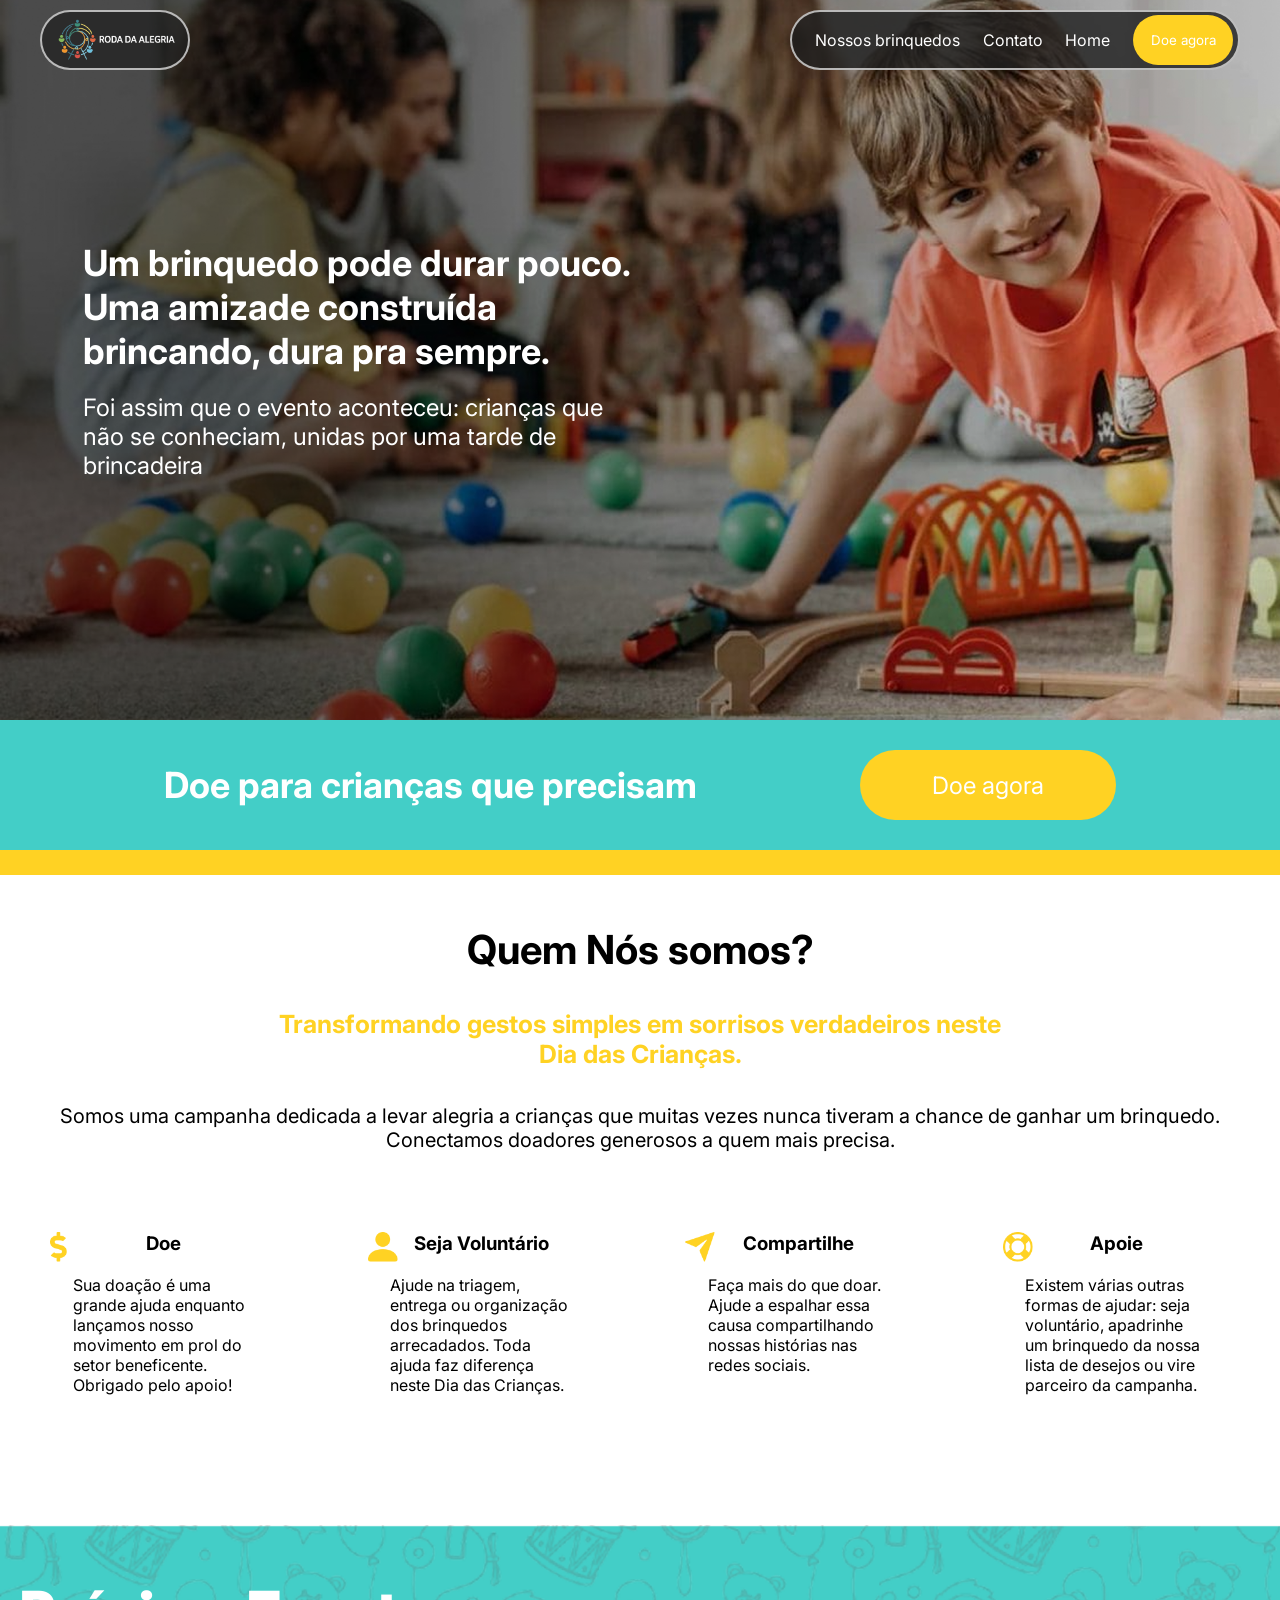
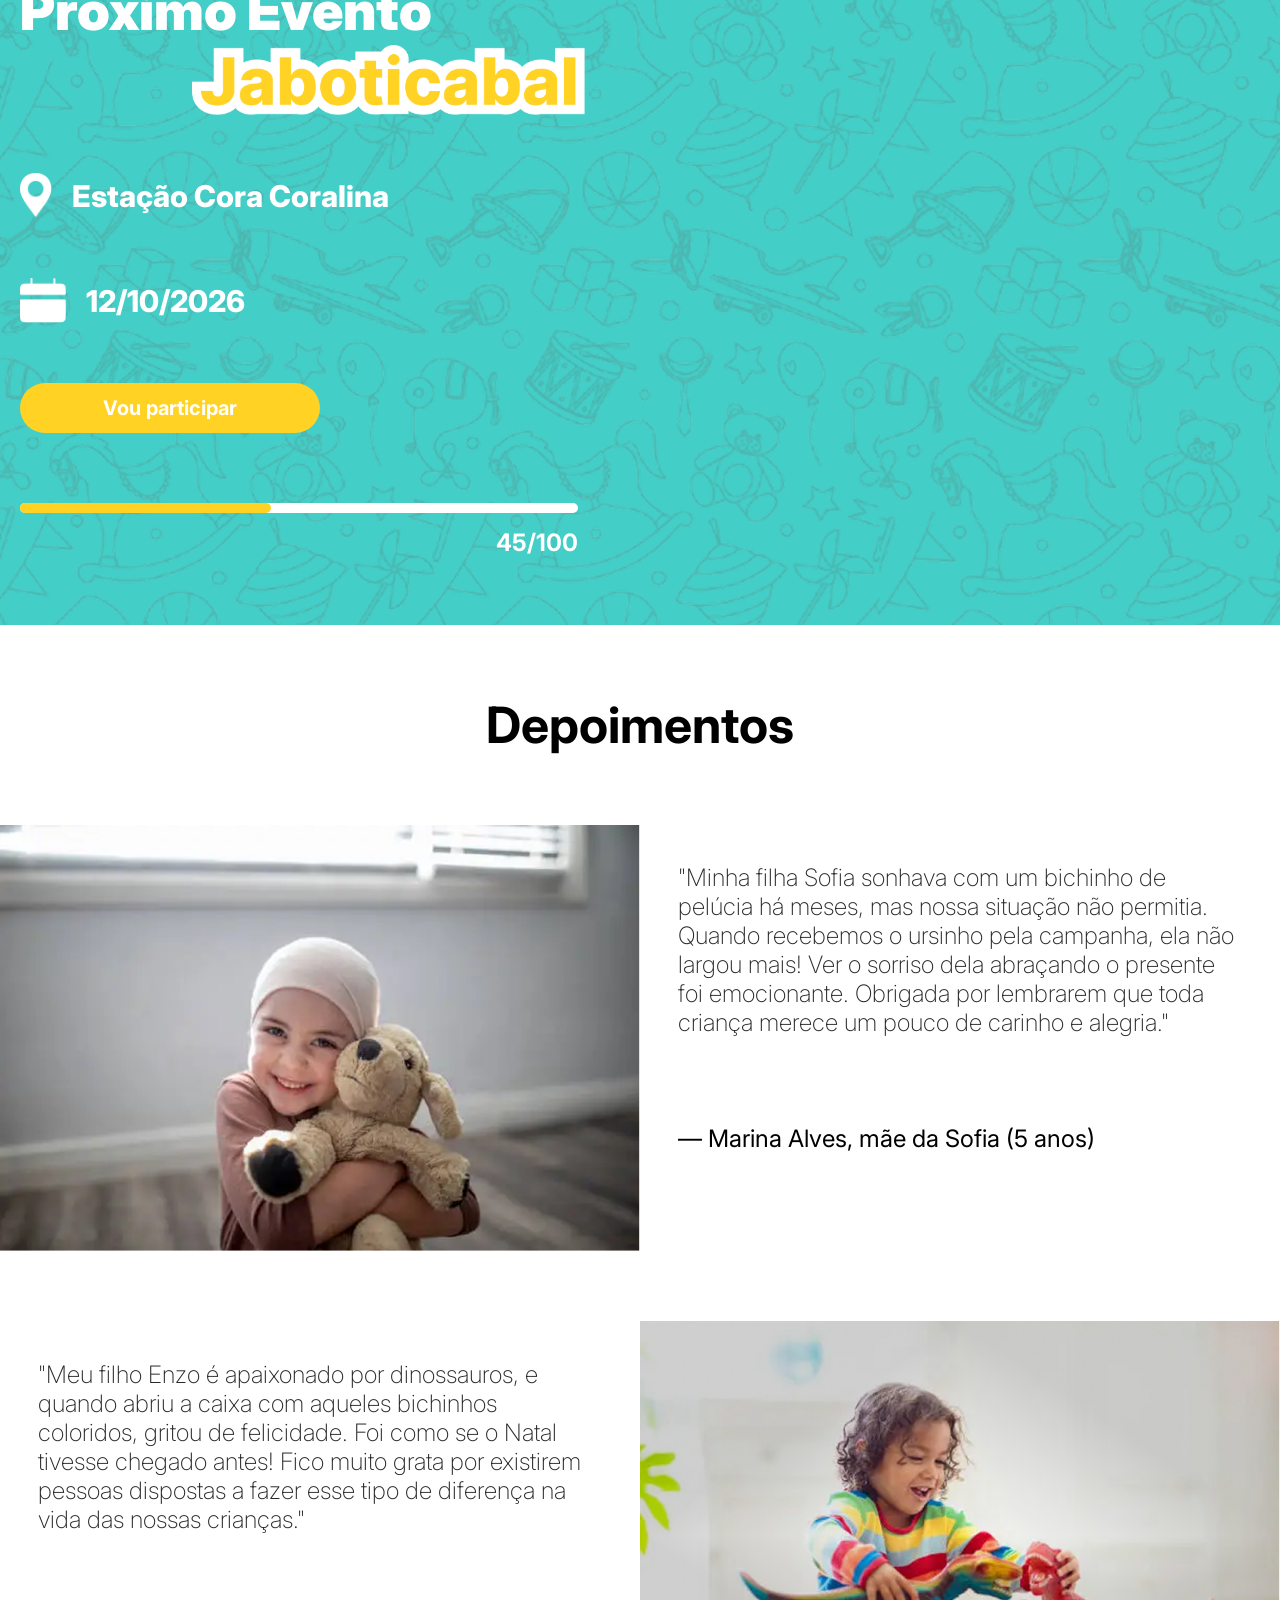
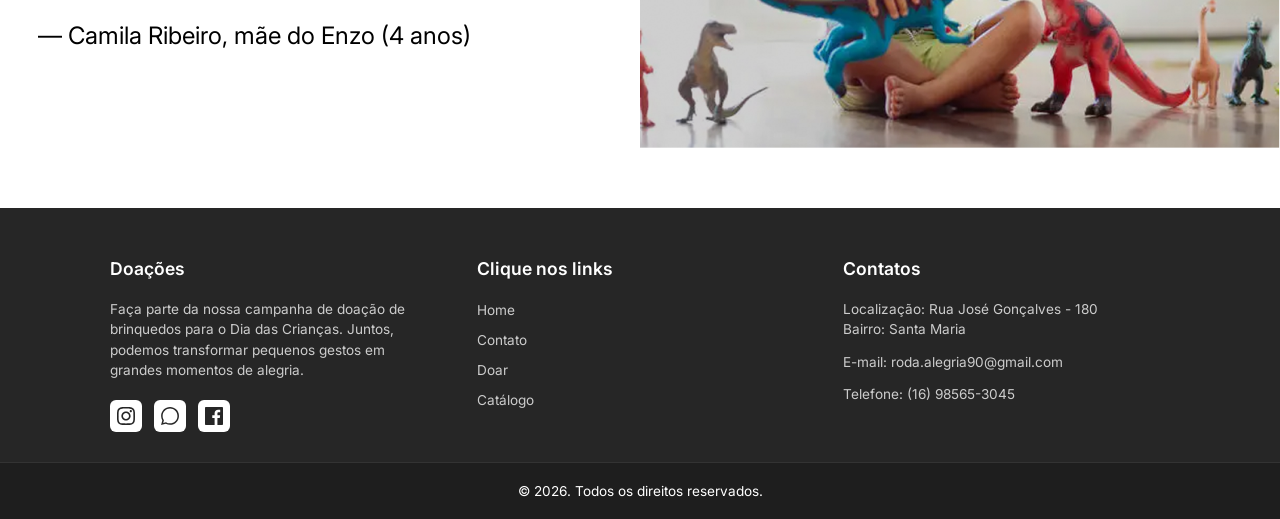
<file: index.html>
<!DOCTYPE html>
<html lang="pt-br">

<head>
    <link rel="preconnect" href="https://fonts.googleapis.com">
    <link rel="preconnect" href="https://fonts.gstatic.com" crossorigin>
    <link
        href="https://fonts.googleapis.com/css2?family=Cormorant+Garamond:ital,wght@0,300..700;1,300..700&family=IBM+Plex+Mono:ital,wght@0,100;0,200;0,300;0,400;0,500;0,600;0,700;1,100;1,200;1,300;1,400;1,500;1,600;1,700&family=Inter:ital,opsz,wght@0,14..32,100..900;1,14..32,100..900&display=swap"
        rel="stylesheet">
    <meta charset="UTF-8">
    <meta name="viewport" content="width=device-width, initial-scale=1.0">
    <title>Home</title>
    <link rel="stylesheet" href="home.css">
</head>

<body>
    <!-- Header -->
    <header>
        <div class="headerContent">
            <div class="logo">
                <img src="img/logo.png" alt="" class="logoImg">

            </div>
            <div class="menu">
                <img src="img/Hamburguer.png" alt="">
            </div>
            <nav class="menuInfo">
                <img src="img/Fechar.png" alt="" class="close">
                <a href="./catalogo.html">Nossos brinquedos</a>
                <a href="./contato.html">Contato</a>
                <a href="./index.html">Home</a>
                <a href="./Doe.html"><button>Doe agora</button></a>
            </nav>
        </div>
    </header>

    <!-- hero -->
    <div class="hero">
        <div class="heroTxt">
            <h1 id="heroTxt1">"Um brinquedo pode durar pouco. Uma amizade construída brincando, dura pra sempre."</h1>
            <p id="heroTxt2">Foi assim que o evento aconteceu: crianças que não se conheciam, unidas por uma tarde de
                brincadeira.</p>
        </div>
    </div>

    <div class="posHero">
        <div class="posHeroContent container">
            <h1>Doe para crianças que precisam</h1>
            <button>Doe agora</button>
        </div>
    </div>

    <!-- Sobre nós -->
    <div class="sobreNos container">
        <h2>Quem Nós somos?</h2>
        <h3>Transformando gestos simples em sorrisos verdadeiros neste <br> Dia das Crianças.</h3>
        <p>Somos uma campanha dedicada a levar alegria a crianças que muitas vezes nunca tiveram a chance de ganhar um
            brinquedo. Conectamos doadores generosos a quem mais precisa.</p>
    </div>

    <!-- cards -->
    <div class="cards container">
        <div class="card">
            <div class="cardTop">
                <img src="img/card1.png" alt="">
                <h3>Doe</h3>
            </div>
            <p>Sua doação é uma grande ajuda enquanto lançamos nosso movimento em prol do setor beneficente. Obrigado
                pelo
                apoio!</p>
        </div>
        <div class="card">
            <div class="cardTop">
                <img src="img/card2.png" alt="">
                <h3>Seja Voluntário</h3>
            </div>
            <p>Ajude na triagem, entrega ou organização dos brinquedos arrecadados. Toda ajuda faz diferença neste Dia
                das
                Crianças.</p>
        </div>
        <div class="card">
            <div class="cardTop">
                <img src="img/card3.png" alt="">
                <h3>Compartilhe</h3>
            </div>
            <p>Faça mais do que doar. Ajude a espalhar essa causa compartilhando nossas histórias nas redes sociais.</p>
        </div>
        <div class="card">
            <div class="cardTop">
                <img src="img/card4.png" alt="">
                <h3>Apoie</h3>
            </div>
            <p>Existem várias outras formas de ajudar: seja voluntário, apadrinhe um brinquedo da nossa lista de desejos
                ou
                vire parceiro da campanha.</p>
        </div>
    </div>

    <!-- Evento -->
    <section class="eventFundo ">
        <div class="event container">

            <div class="eventContent">
                <h1>Próximo Evento</h1>
                <img src="img/TextoJbk.png" class="jbk" alt="">

                <div class="info">
                    <img src="img/Loc.png" alt="">
                    <h2>Estação Cora Coralina</h2>
                </div>
                <div class="info">
                    <img src="img/Data.png" alt="">
                    <h2>12/10/2026</h2>
                </div>
                <button id="participar">Vou participar</button>

                <div class="partQtd">
                    <div class="branco">
                        <div id="amarelo"></div>
                    </div>
                    <h4 id="PartNumber">45/100</h4>
                </div>
            </div>
            <div class="map">

                <iframe
                    src="https://www.google.com/maps/embed?pb=!1m18!1m12!1m3!1d1256.9131026233863!2d-48.31357587731599!3d-21.253816786870935!2m3!1f0!2f0!3f0!3m2!1i1024!2i768!4f13.1!3m3!1m2!1s0x94b96c84f1631db7%3A0x97544892c3c24b6f!2sEsta%C3%A7%C3%A3o%20de%20Eventos%20Cora%20Coralina!5e0!3m2!1spt-BR!2sbr!4v1789565393217!5m2!1spt-BR!2sbr"
                    width="600" height="450" style="border:0;" allowfullscreen="" loading="lazy"
                    referrerpolicy="strict-origin-when-cross-origin"></iframe>

            </div>
        </div>
    </section>

    <!-- Depoimentos -->

    <div class="depoimento container">
        <h1>Depoimentos</h1>
        <div class="depoLine">
            <img src="img/depoimento1.png" alt="">
            <p>
                "Minha filha Sofia sonhava com um bichinho de pelúcia há meses, mas nossa situação não permitia. Quando
                recebemos o ursinho pela campanha, ela não largou mais! Ver o sorriso dela abraçando o presente foi
                emocionante. Obrigada por lembrarem que toda criança merece um pouco de carinho e alegria."
                <br><br><br><br>
                <span>— Marina Alves, mãe da Sofia (5 anos)</span>
            </p>
        </div>
        <div class="depoLine b">
            <p>
                "Meu filho Enzo é apaixonado por dinossauros, e quando abriu a caixa com aqueles bichinhos coloridos,
                gritou de felicidade. Foi como se o Natal tivesse chegado antes! Fico muito grata por existirem pessoas
                dispostas a fazer esse tipo de diferença na vida das nossas crianças."
                <br><br><br><br>
                <span>— Camila Ribeiro, mãe do Enzo (4 anos)</span>
            </p>
            <img src="img/depoimento2.png" alt="">
        </div>
    </div>

    <!-- Footer -->
    <footer>
        <div class="footer-container">
            <div class="footer-col">
                <h3>Doações</h3>
                <p>
                    Faça parte da nossa campanha de doação de brinquedos para o Dia das Crianças.
                    Juntos, podemos transformar pequenos gestos em grandes momentos de alegria.
                </p>
                <div class="social-icons">
                    <a href="#" aria-label="Instagram">
                        <svg viewBox="0 0 24 24" fill="currentColor">
                            <path
                                d="M12 2.163c3.204 0 3.584.012 4.85.07 3.252.148 4.771 1.691 4.919 4.919.058 1.265.069 1.645.069 4.849 0 3.205-.012 3.584-.069 4.849-.149 3.225-1.664 4.771-4.919 4.919-1.266.058-1.644.07-4.85.07-3.204 0-3.584-.012-4.849-.07-3.26-.149-4.771-1.699-4.919-4.92-.058-1.265-.07-1.644-.07-4.849 0-3.204.013-3.583.07-4.849.149-3.227 1.664-4.771 4.919-4.919 1.266-.057 1.645-.069 4.849-.069zm0-2.163c-3.259 0-3.667.014-4.947.072-4.358.2-6.78 2.618-6.98 6.98-.059 1.281-.073 1.689-.073 4.948 0 3.259.014 3.668.072 4.948.2 4.358 2.618 6.78 6.98 6.98 1.281.058 1.689.072 4.948.072 3.259 0 3.668-.014 4.948-.072 4.354-.2 6.782-2.618 6.979-6.98.059-1.28.073-1.689.073-4.948 0-3.259-.014-3.667-.072-4.947-.196-4.354-2.617-6.78-6.979-6.98-1.281-.059-1.69-.073-4.949-.073zm0 5.838c-3.403 0-6.162 2.759-6.162 6.162s2.759 6.163 6.162 6.163 6.162-2.759 6.162-6.163c0-3.403-2.759-6.162-6.162-6.162zm0 10.162c-2.209 0-4-1.79-4-4 0-2.209 1.791-4 4-4s4 1.791 4 4c0 2.21-1.791 4-4 4zm6.406-11.845c-.796 0-1.441.645-1.441 1.44s.645 1.44 1.441 1.44c.795 0 1.439-.645 1.439-1.44s-.644-1.44-1.439-1.44z" />
                        </svg>
                    </a>
                    <a href="#" aria-label="WhatsApp">
                        <svg viewBox="0 0 24 24" fill="currentColor">
                            <path
                                d="M.057 24l1.687-6.163c-1.041-1.804-1.588-3.849-1.587-5.946.003-6.556 5.338-11.891 11.893-11.891 3.181.001 6.167 1.24 8.413 3.488 2.245 2.248 3.481 5.236 3.48 8.414-.003 6.557-5.338 11.892-11.893 11.892-1.99-.001-3.951-.5-5.688-1.448l-6.305 1.654zm6.597-3.807c1.676.995 3.276 1.591 5.392 1.592 5.448 0 9.886-4.434 9.889-9.885.002-5.462-4.415-9.89-9.881-9.892-5.452 0-9.887 4.434-9.889 9.884-.001 2.225.651 3.891 1.746 5.634l-.999 3.648 3.742-.981z" />
                        </svg>
                    </a>
                    <a href="#" aria-label="Facebook">
                        <svg viewBox="0 0 24 24" fill="currentColor">
                            <path
                                d="M22.675 0h-21.35c-.732 0-1.325.593-1.325 1.325v21.351c0 .731.593 1.324 1.325 1.324h11.495v-9.294h-3.128v-3.622h3.128v-2.671c0-3.1 1.893-4.788 4.659-4.788 1.325 0 2.463.099 2.795.143v3.24l-1.918.001c-1.504 0-1.795.715-1.795 1.763v2.313h3.587l-.467 3.622h-3.12v9.293h6.116c.73 0 1.323-.593 1.323-1.325v-21.35c0-.732-.593-1.325-1.325-1.325z" />
                        </svg>
                    </a>
                </div>
            </div>

            <div class="footer-col">
                <h3>Clique nos links</h3>
                <ul>
                    <li><a href="#">Home</a></li>
                    <li><a href="#">Contato</a></li>
                    <li><a href="#">Doar</a></li>
                    <li><a href="#">Catálogo</a></li>
                </ul>
            </div>

            <div class="footer-col">
                <h3>Contatos</h3>
                <p>Localização: Rua José Gonçalves - 180<br>Bairro: Santa Maria</p>
                <p>E-mail: roda.alegria90@gmail.com</p>
                <p>Telefone: (16) 98565-3045</p>
            </div>
        </div>

        <div class="footer-bottom">
            <p>&copy; 2026. Todos os direitos reservados.</p>
        </div>
    </footer>
    <script src="home.js"></script>
</body>

</html>
</file>
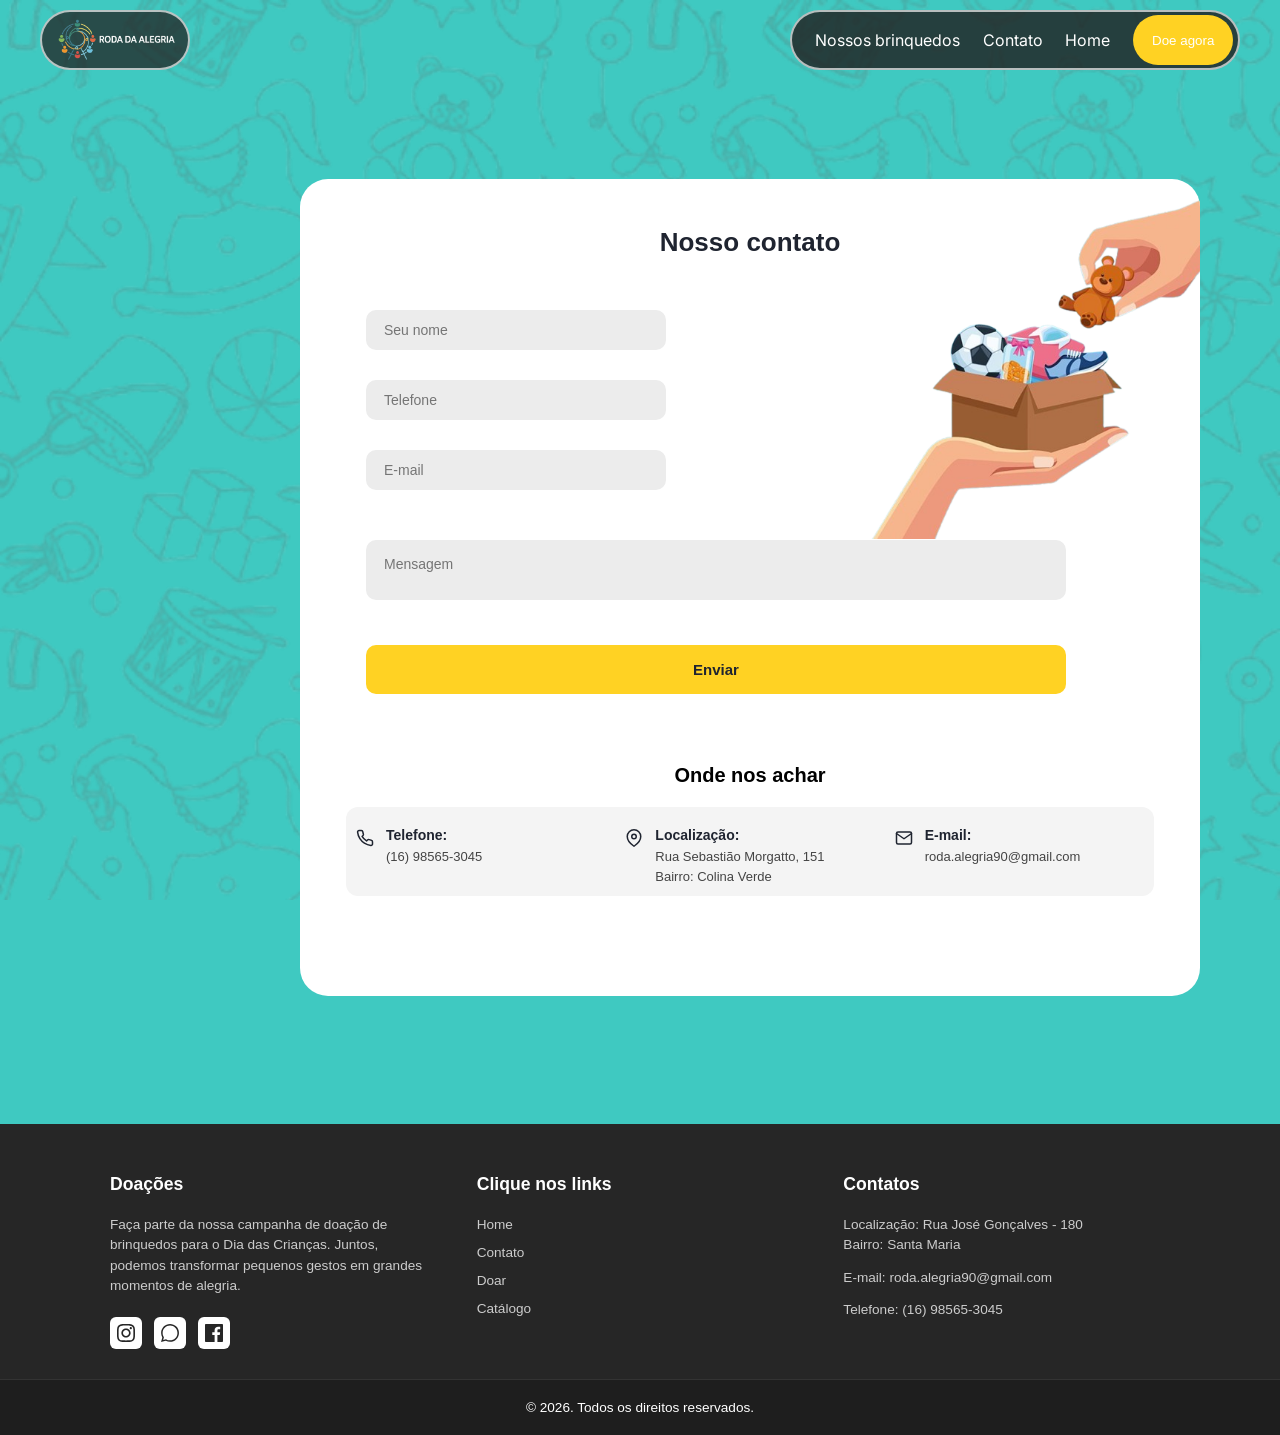
<file: contato.html>
<!DOCTYPE html>
<html lang="pt-BR">

<head>
    <meta charset="UTF-8">
    <meta name="viewport" content="width=device-width, initial-scale=1.0">
    <title>Nosso contato</title>
    <link rel="preconnect" href="https://fonts.googleapis.com">
    <link rel="preconnect" href="https://fonts.gstatic.com" crossorigin>
    <link
        href="https://fonts.googleapis.com/css2?family=Cormorant+Garamond:ital,wght@0,300..700;1,300..700&family=IBM+Plex+Mono:ital,wght@0,100;0,200;0,300;0,400;0,500;0,600;0,700;1,100;1,200;1,300;1,400;1,500;1,600;1,700&family=Inter:ital,opsz,wght@0,14..32,100..900;1,14..32,100..900&display=swap"
        rel="stylesheet">
    <link rel="stylesheet" href="contato.css">
</head>

<body>

    <header>
        <div class="headerContent">
            <div class="logo">
                <img src="img/logo (2).png" alt="" class="logoImg">


            </div>
            <div class="menu">
                <img src="img/download.png" alt="">
            </div>
            <nav class="menuInfo">
                <img src="img/Fechar.png" alt="" class="close">
                <a href="./catalogo.html">Nossos brinquedos</a>
                <a href="./contato.html">Contato</a>
                <a href="./index.html">Home</a>
                <a href="./Doe.html"><button>Doe agora</button></a>
            </nav>
        </div>
    </header>



    <!-- CARD -->
    <main>

        <section class="card">


            <h1 class="title">Nosso contato</h1>

            <div class="formulario-card">

                <img src="img/image_29-removebg-preview 1 (2).png" alt="">
                <form id="meu-Formulario">
                    <input class="formulario" type="text" placeholder="Seu nome" name="nome" required>
                    <input class="formulario" type="tel" placeholder="Telefone" name="telefone" required>
                    <input class="formulario" type="email" placeholder="E-mail" name="email" required>
                    <textarea class="formulario" placeholder="Mensagem" name="mensagem" rows="3" required></textarea>

                    <button type="submit" class="btn-enviar">Enviar</button>

                    <p id="mensagemSucesso" style="display:none; color: green;">Mensagem enviada com sucesso!</p>


                </form>


                <script src="contato.js"></script>

            </div>





            <h2 class="subtitulo">Onde nos achar</h2>

            <div class="contato-formulario">
                <div class="contato-item">
                    <svg viewBox="0 0 24 24" fill="none" stroke="currentColor" stroke-width="2" stroke-linecap="round"
                        stroke-linejoin="round">
                        <path
                            d="M22 16.92v3a2 2 0 0 1-2.18 2 19.79 19.79 0 0 1-8.63-3.07 19.5 19.5 0 0 1-6-6 19.79 19.79 0 0 1-3.07-8.67A2 2 0 0 1 4.11 2h3a2 2 0 0 1 2 1.72c.127.96.361 1.903.7 2.81a2 2 0 0 1-.45 2.11L8.09 9.91a16 16 0 0 0 6 6l1.27-1.27a2 2 0 0 1 2.11-.45c.907.339 1.85.573 2.81.7A2 2 0 0 1 22 16.92z" />
                    </svg>

                    <div>
                        <p class="label">Telefone:</p>
                        <p class="value">(16) 98565-3045</p>
                    </div>
                </div>

                <div class="contato-item">
                    <svg viewBox="0 0 24 24" fill="none" stroke="currentColor" stroke-width="2" stroke-linecap="round"
                        stroke-linejoin="round">
                        <path d="M21 10c0 7-9 13-9 13s-9-6-9-13a9 9 0 0 1 18 0z" />
                        <circle cx="12" cy="10" r="3" />
                    </svg>
                    <div>
                        <p class="label">Localização:</p>
                        <p class="value"> Rua Sebastião Morgatto, 151<br>Bairro: Colina Verde</p>
                    </div>
                </div>

                <div class="contato-item">
                    <svg viewBox="0 0 24 24" fill="none" stroke="currentColor" stroke-width="2" stroke-linecap="round"
                        stroke-linejoin="round">
                        <path d="M4 4h16c1.1 0 2 .9 2 2v12c0 1.1-.9 2-2 2H4c-1.1 0-2-.9-2-2V6c0-1.1.9-2 2-2z" />
                        <path d="m22 6-10 7L2 6" />
                    </svg>
                    <div>
                        <p class="label">E-mail:</p>
                        <p class="value">roda.alegria90@gmail.com</p>
                    </div>
                </div>
            </div>
            </div>
        </section>

    </main>


    <footer>
        <div class="footer-container">
            <div class="footer-col">
                <h3>Doações</h3>
                <p>
                    Faça parte da nossa campanha de doação de brinquedos para o Dia das Crianças.
                    Juntos, podemos transformar pequenos gestos em grandes momentos de alegria.
                </p>
                <div class="social-icons">
                    <a href="#" aria-label="Instagram">
                        <svg viewBox="0 0 24 24" fill="currentColor">
                            <path
                                d="M12 2.163c3.204 0 3.584.012 4.85.07 3.252.148 4.771 1.691 4.919 4.919.058 1.265.069 1.645.069 4.849 0 3.205-.012 3.584-.069 4.849-.149 3.225-1.664 4.771-4.919 4.919-1.266.058-1.644.07-4.85.07-3.204 0-3.584-.012-4.849-.07-3.26-.149-4.771-1.699-4.919-4.92-.058-1.265-.07-1.644-.07-4.849 0-3.204.013-3.583.07-4.849.149-3.227 1.664-4.771 4.919-4.919 1.266-.057 1.645-.069 4.849-.069zm0-2.163c-3.259 0-3.667.014-4.947.072-4.358.2-6.78 2.618-6.98 6.98-.059 1.281-.073 1.689-.073 4.948 0 3.259.014 3.668.072 4.948.2 4.358 2.618 6.78 6.98 6.98 1.281.058 1.689.072 4.948.072 3.259 0 3.668-.014 4.948-.072 4.354-.2 6.782-2.618 6.979-6.98.059-1.28.073-1.689.073-4.948 0-3.259-.014-3.667-.072-4.947-.196-4.354-2.617-6.78-6.979-6.98-1.281-.059-1.69-.073-4.949-.073zm0 5.838c-3.403 0-6.162 2.759-6.162 6.162s2.759 6.163 6.162 6.163 6.162-2.759 6.162-6.163c0-3.403-2.759-6.162-6.162-6.162zm0 10.162c-2.209 0-4-1.79-4-4 0-2.209 1.791-4 4-4s4 1.791 4 4c0 2.21-1.791 4-4 4zm6.406-11.845c-.796 0-1.441.645-1.441 1.44s.645 1.44 1.441 1.44c.795 0 1.439-.645 1.439-1.44s-.644-1.44-1.439-1.44z" />
                        </svg>
                    </a>
                    <a href="#" aria-label="WhatsApp">
                        <svg viewBox="0 0 24 24" fill="currentColor">
                            <path
                                d="M.057 24l1.687-6.163c-1.041-1.804-1.588-3.849-1.587-5.946.003-6.556 5.338-11.891 11.893-11.891 3.181.001 6.167 1.24 8.413 3.488 2.245 2.248 3.481 5.236 3.48 8.414-.003 6.557-5.338 11.892-11.893 11.892-1.99-.001-3.951-.5-5.688-1.448l-6.305 1.654zm6.597-3.807c1.676.995 3.276 1.591 5.392 1.592 5.448 0 9.886-4.434 9.889-9.885.002-5.462-4.415-9.89-9.881-9.892-5.452 0-9.887 4.434-9.889 9.884-.001 2.225.651 3.891 1.746 5.634l-.999 3.648 3.742-.981z" />
                        </svg>
                    </a>
                    <a href="#" aria-label="Facebook">
                        <svg viewBox="0 0 24 24" fill="currentColor">
                            <path
                                d="M22.675 0h-21.35c-.732 0-1.325.593-1.325 1.325v21.351c0 .731.593 1.324 1.325 1.324h11.495v-9.294h-3.128v-3.622h3.128v-2.671c0-3.1 1.893-4.788 4.659-4.788 1.325 0 2.463.099 2.795.143v3.24l-1.918.001c-1.504 0-1.795.715-1.795 1.763v2.313h3.587l-.467 3.622h-3.12v9.293h6.116c.73 0 1.323-.593 1.323-1.325v-21.35c0-.732-.593-1.325-1.325-1.325z" />
                        </svg>
                    </a>
                </div>
            </div>

            <div class="footer-col">
                <h3>Clique nos links</h3>
                <ul>
                    <li><a href="#">Home</a></li>
                    <li><a href="#">Contato</a></li>
                    <li><a href="#">Doar</a></li>
                    <li><a href="#">Catálogo</a></li>
                </ul>
            </div>

            <div class="footer-col">
                <h3>Contatos</h3>
                <p>Localização: Rua José Gonçalves - 180<br>Bairro: Santa Maria</p>
                <p>E-mail: roda.alegria90@gmail.com</p>
                <p>Telefone: (16) 98565-3045</p>
            </div>
        </div>

        <div class="footer-bottom">
            <p>&copy; 2026. Todos os direitos reservados.</p>
        </div>
    </footer>


</body>

</html>
</file>
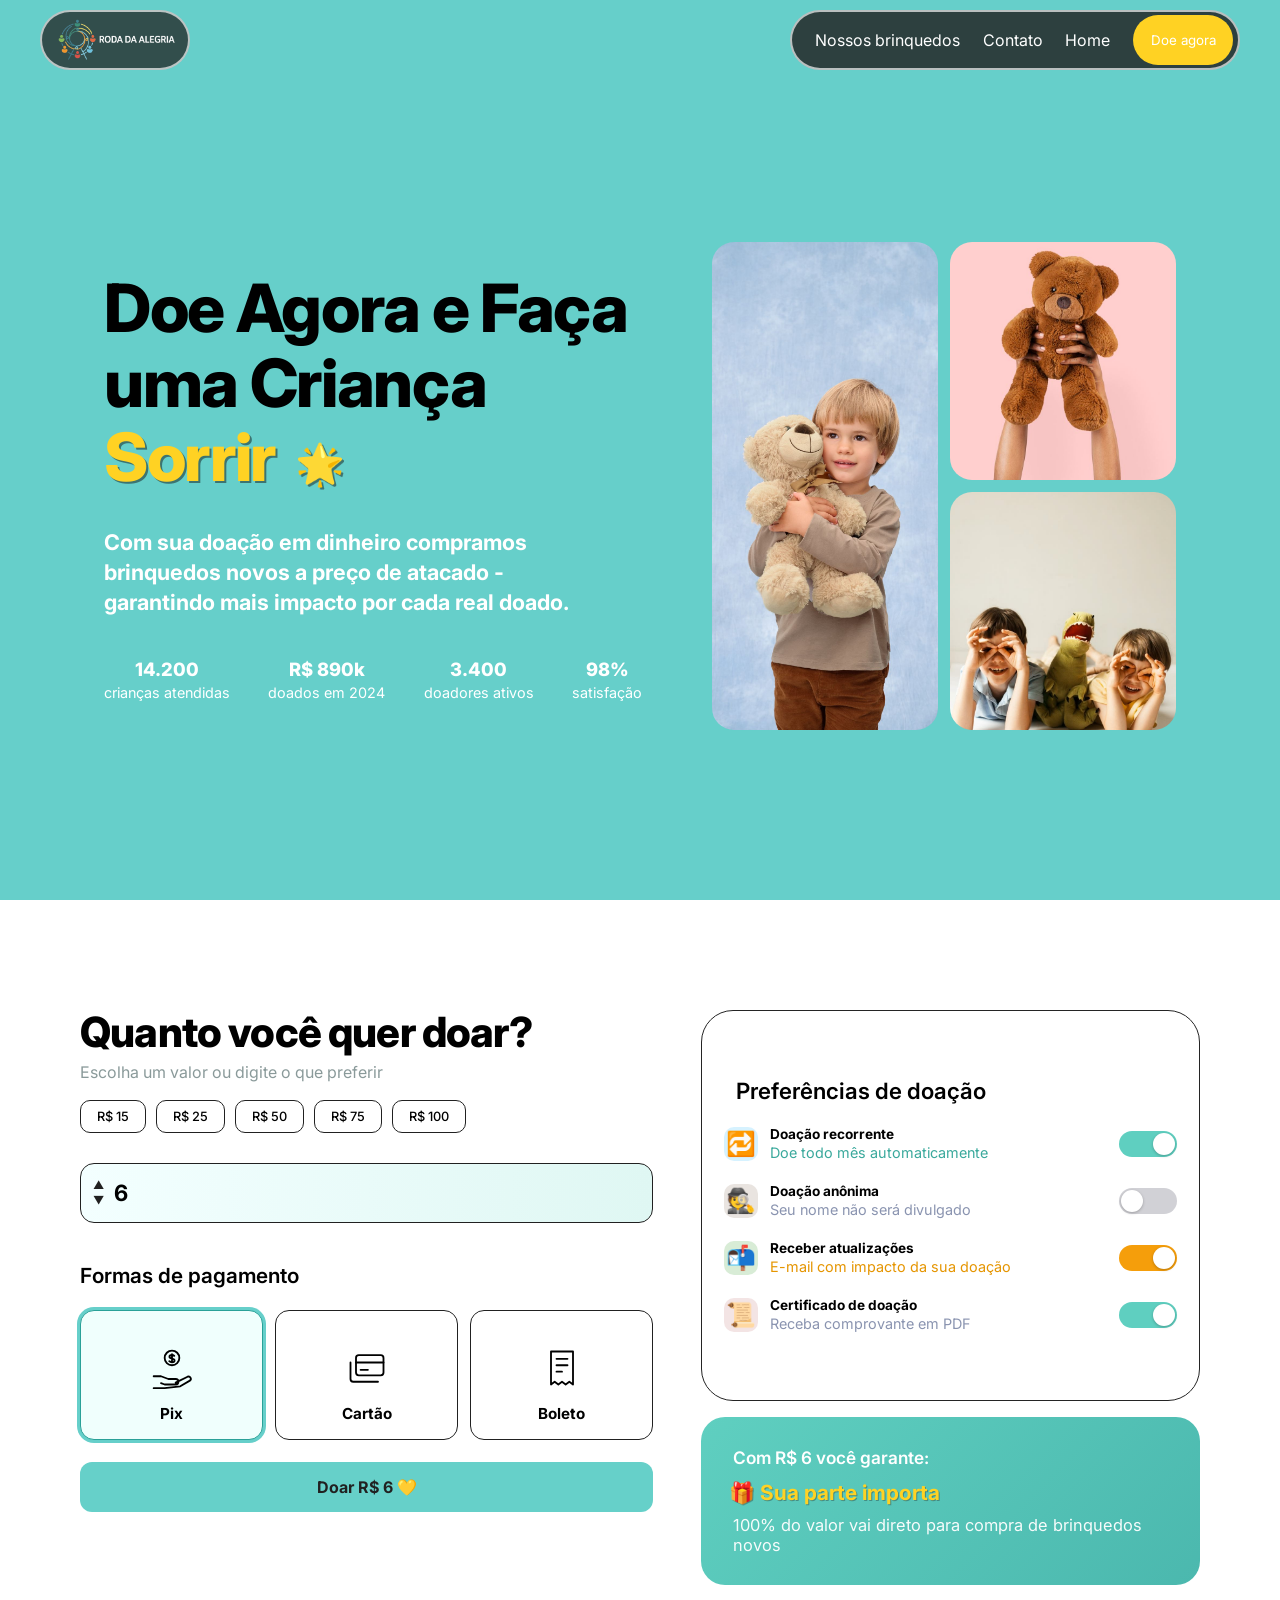
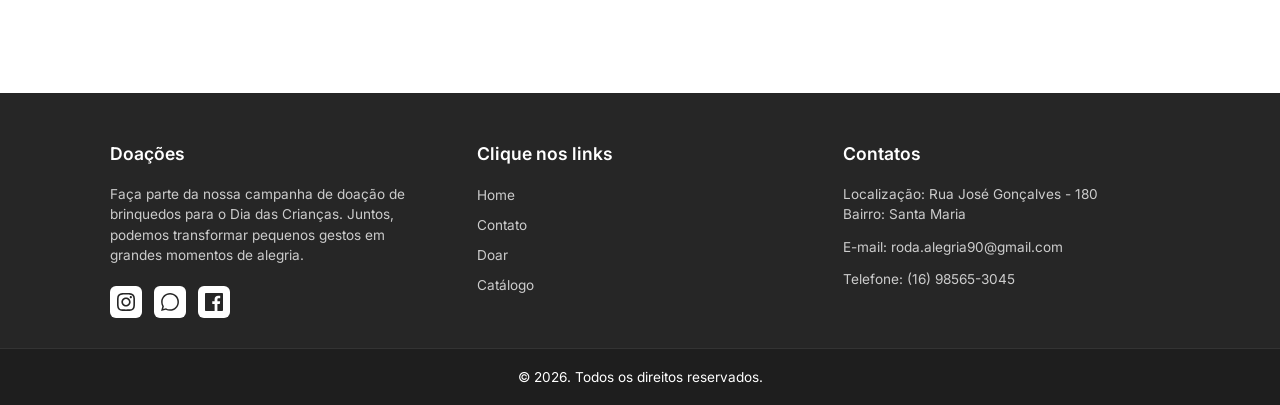
<file: Doardinheiro.html>
<!DOCTYPE html>
<html lang="pt-BR">

<head>
    <meta charset="UTF-8">
    <meta name="viewport" content="width=device-width, initial-scale=1">
    <title>Doe Agora e Faça uma Criança Sorrir</title>

    <link rel="preconnect" href="https://fonts.googleapis.com">
    <link rel="preconnect" href="https://fonts.gstatic.com" crossorigin>
    <link href="https://fonts.googleapis.com/css2?family=Inter:wght@100..900&display=swap" rel="stylesheet">
    <link rel="stylesheet" href="DoardInheiro.css">
</head>

<body>
    <header>
        <div class="headerContent">
            <div class="logo">
                <img src="img/logo (4).png" alt="Logo Doe Agora" class="logoImg">
            </div>
            <div class="menu">
                <img src="img/Hamburguer.png" alt="">
            </div>
            <nav class="menuInfo">
                <img src="img/Fechar.png" alt="" class="close">
                <a href="./catalogo.html">Nossos brinquedos</a>
                <a href="./contato.html">Contato</a>
                <a href="./index.html">Home</a>
                <a href="./Doe.html"><button>Doe agora</button></a>
            </nav>
        </div>
    </header>

    <main>
        <section class="hero">
            <div class="texto">
                <h1>Doe Agora e Faça<br>uma Criança<br><span class="destaque">Sorrir <span
                            class="estrela">🌟</span></span></h1>
                <p class="descricao">Com sua doação em dinheiro compramos brinquedos novos a preço de atacado -
                    garantindo mais impacto por cada real doado.</p>
                <ul class="numeros">
                    <li><strong>14.200</strong><span>crianças atendidas</span></li>
                    <li><strong>R$ 890k</strong><span>doados em 2024</span></li>
                    <li><strong>3.400</strong><span>doadores ativos</span></li>
                    <li><strong>98%</strong><span>satisfação</span></li>
                </ul>
            </div>
            <div class="fotos">
                <img class="foto grande" src="img/4b9f894cea6c4cacb4d7d47be352f813.jpg"
                    alt="Criança brincando com blocos de montar">
                <img class="foto" src="img/c8a0df863fbf852fa0c3aa861cecc78a.jpg" alt="Brinquedos espalhados no tapete">
                <img class="foto" src="img/ce662a9a442bb353a370909b37b46725.jpg"
                    alt="Crianças montando com blocos coloridos">
            </div>
        </section>
    </main>

    <main class="doe">
        <form class="doeGrid" id="formDoacao">


            <section class="doeValor">
                <h1>Quanto você quer doar?</h1>
                <p class="subtitulo">Escolha um valor ou digite o que preferir</p>

                <div class="chips" role="group" aria-label="Valores sugeridos">
                    <button type="button" class="chip" data-valor="15">R$ 15</button>
                    <button type="button" class="chip" data-valor="25">R$ 25</button>
                    <button type="button" class="chip" data-valor="50">R$ 50</button>
                    <button type="button" class="chip" data-valor="75">R$ 75</button>
                    <button type="button" class="chip" data-valor="100">R$ 100</button>
                </div>

                <div class="campoValor">
                    <div class="stepper">
                        <button type="button" id="mais" aria-label="Aumentar valor">▲</button>
                        <button type="button" id="menos" aria-label="Diminuir valor">▼</button>
                    </div>
                    <label for="valor" class="sr-only">Valor da doação em reais</label>
                    <input type="number" id="valor" name="valor" min="1" step="1" value="6" inputmode="numeric">
                </div>

                <h2>Formas de pagamento</h2>
                <div class="pagamentos" role="radiogroup" aria-label="Forma de pagamento">
                    <label class="pagamento">
                        <input type="radio" name="pagamento" value="pix" checked>
                        <span class="cartao">
                            <svg viewBox="0 0 48 48" fill="none" stroke="currentColor" stroke-width="2"
                                stroke-linecap="round" stroke-linejoin="round" aria-hidden="true">
                                <circle cx="24" cy="13" r="8" />
                                <path
                                    d="M24 9v8M26.5 10.8c-.6-.7-1.5-1-2.6-1-1.6 0-2.7.8-2.7 2 0 2.7 5.6 1.4 5.6 4 0 1.2-1.1 2-2.8 2-1.3 0-2.3-.4-3-1.2" />
                                <path
                                    d="M4 33h8l8 3h8a3 3 0 0 1 0 6H16l-4-1.5M28 40l13-6.5a2.5 2.5 0 0 1 2.5 4.3L33 44l-17 2H4" />
                            </svg>
                            <strong>Pix</strong>
                        </span>
                    </label>

                    <label class="pagamento">
                        <input type="radio" name="pagamento" value="cartao">
                        <span class="cartao">
                            <svg viewBox="0 0 48 48" fill="none" stroke="currentColor" stroke-width="2"
                                stroke-linecap="round" stroke-linejoin="round" aria-hidden="true">
                                <rect x="12" y="10" width="30" height="22" rx="3" />
                                <path d="M6 18v18a3 3 0 0 0 3 3h27" />
                                <path d="M12 18h30M17 26h8" />
                            </svg>
                            <strong>Cartão</strong>
                        </span>
                    </label>

                    <label class="pagamento">
                        <input type="radio" name="pagamento" value="boleto">
                        <span class="cartao">
                            <svg viewBox="0 0 48 48" fill="none" stroke="currentColor" stroke-width="2"
                                stroke-linecap="round" stroke-linejoin="round" aria-hidden="true">
                                <path d="M12 6h24v36l-4-3-4 3-4-3-4 3-4-3-4 3z" />
                                <path d="M18 14h12M18 21h12M18 28h6" />
                            </svg>
                            <strong>Boleto</strong>
                        </span>
                    </label>
                </div>

                <button type="submit" class="btnDoarValor">
                    Doar R$ <span data-valor-texto></span> <span aria-hidden="true">💛</span>
                </button>
            </section>


            <aside class="doeLateral">
                <div class="preferencias">
                    <h2>Preferências de doação</h2>

                    <ul class="lista">
                        <li class="pref" style="--cor: #5FCFC0; --texto: #3aa99c;">
                            <span class="icone" style="background:#d6f2ff" aria-hidden="true">🔁</span>
                            <div class="prefTexto">
                                <strong>Doação recorrente</strong>
                                <small>Doe todo mês automaticamente</small>
                            </div>
                            <label class="switch">
                                <input type="checkbox" name="recorrente" checked aria-label="Doação recorrente">
                                <span class="trilho"></span>
                            </label>
                        </li>

                        <li class="pref" style="--cor: #5FCFC0; --texto: #8a94b0;">
                            <span class="icone" style="background:#e9e4e0" aria-hidden="true">🕵️</span>
                            <div class="prefTexto">
                                <strong>Doação anônima</strong>
                                <small>Seu nome não será divulgado</small>
                            </div>
                            <label class="switch">
                                <input type="checkbox" name="anonima" aria-label="Doação anônima">
                                <span class="trilho"></span>
                            </label>
                        </li>

                        <li class="pref" style="--cor: #F59E0B; --texto: #e59500;">
                            <span class="icone" style="background:#d8ecd6" aria-hidden="true">📬</span>
                            <div class="prefTexto">
                                <strong>Receber atualizações</strong>
                                <small>E-mail com impacto da sua doação</small>
                            </div>
                            <label class="switch">
                                <input type="checkbox" name="atualizacoes" checked aria-label="Receber atualizações">
                                <span class="trilho"></span>
                            </label>
                        </li>

                        <li class="pref" style="--cor: #5FCFC0; --texto: #8a94b0;">
                            <span class="icone" style="background:#f3e4e4" aria-hidden="true">📜</span>
                            <div class="prefTexto">
                                <strong>Certificado de doação</strong>
                                <small>Receba comprovante em PDF</small>
                            </div>
                            <label class="switch">
                                <input type="checkbox" name="certificado" checked aria-label="Certificado de doação">
                                <span class="trilho"></span>
                            </label>
                        </li>
                    </ul>
                </div>

                <div class="garantia" aria-live="polite">
                    <p class="garantiaTitulo">Com R$ <span data-valor-texto>6</span> você garante:</p>
                    <p class="garantiaDestaque"><span aria-hidden="true">🎁</span> Sua parte importa</p>
                    <p class="garantiaTexto">100% do valor vai direto para compra de brinquedos novos</p>
                </div>
            </aside>
        </form>
    </main>
    <script src="doardinheiro.js" defer></script>
    <footer>
        <div class="footer-container">
            <div class="footer-col">
                <h3>Doações</h3>
                <p>
                    Faça parte da nossa campanha de doação de brinquedos para o Dia das Crianças.
                    Juntos, podemos transformar pequenos gestos em grandes momentos de alegria.
                </p>
                <div class="social-icons">
                    <a href="#" aria-label="Instagram">
                        <svg viewBox="0 0 24 24" fill="currentColor">
                            <path
                                d="M12 2.163c3.204 0 3.584.012 4.85.07 3.252.148 4.771 1.691 4.919 4.919.058 1.265.069 1.645.069 4.849 0 3.205-.012 3.584-.069 4.849-.149 3.225-1.664 4.771-4.919 4.919-1.266.058-1.644.07-4.85.07-3.204 0-3.584-.012-4.849-.07-3.26-.149-4.771-1.699-4.919-4.92-.058-1.265-.07-1.644-.07-4.849 0-3.204.013-3.583.07-4.849.149-3.227 1.664-4.771 4.919-4.919 1.266-.057 1.645-.069 4.849-.069zm0-2.163c-3.259 0-3.667.014-4.947.072-4.358.2-6.78 2.618-6.98 6.98-.059 1.281-.073 1.689-.073 4.948 0 3.259.014 3.668.072 4.948.2 4.358 2.618 6.78 6.98 6.98 1.281.058 1.689.072 4.948.072 3.259 0 3.668-.014 4.948-.072 4.354-.2 6.782-2.618 6.979-6.98.059-1.28.073-1.689.073-4.948 0-3.259-.014-3.667-.072-4.947-.196-4.354-2.617-6.78-6.979-6.98-1.281-.059-1.69-.073-4.949-.073zm0 5.838c-3.403 0-6.162 2.759-6.162 6.162s2.759 6.163 6.162 6.163 6.162-2.759 6.162-6.163c0-3.403-2.759-6.162-6.162-6.162zm0 10.162c-2.209 0-4-1.79-4-4 0-2.209 1.791-4 4-4s4 1.791 4 4c0 2.21-1.791 4-4 4zm6.406-11.845c-.796 0-1.441.645-1.441 1.44s.645 1.44 1.441 1.44c.795 0 1.439-.645 1.439-1.44s-.644-1.44-1.439-1.44z" />
                        </svg>
                    </a>
                    <a href="#" aria-label="WhatsApp">
                        <svg viewBox="0 0 24 24" fill="currentColor">
                            <path
                                d="M.057 24l1.687-6.163c-1.041-1.804-1.588-3.849-1.587-5.946.003-6.556 5.338-11.891 11.893-11.891 3.181.001 6.167 1.24 8.413 3.488 2.245 2.248 3.481 5.236 3.48 8.414-.003 6.557-5.338 11.892-11.893 11.892-1.99-.001-3.951-.5-5.688-1.448l-6.305 1.654zm6.597-3.807c1.676.995 3.276 1.591 5.392 1.592 5.448 0 9.886-4.434 9.889-9.885.002-5.462-4.415-9.89-9.881-9.892-5.452 0-9.887 4.434-9.889 9.884-.001 2.225.651 3.891 1.746 5.634l-.999 3.648 3.742-.981z" />
                        </svg>
                    </a>
                    <a href="#" aria-label="Facebook">
                        <svg viewBox="0 0 24 24" fill="currentColor">
                            <path
                                d="M22.675 0h-21.35c-.732 0-1.325.593-1.325 1.325v21.351c0 .731.593 1.324 1.325 1.324h11.495v-9.294h-3.128v-3.622h3.128v-2.671c0-3.1 1.893-4.788 4.659-4.788 1.325 0 2.463.099 2.795.143v3.24l-1.918.001c-1.504 0-1.795.715-1.795 1.763v2.313h3.587l-.467 3.622h-3.12v9.293h6.116c.73 0 1.323-.593 1.323-1.325v-21.35c0-.732-.593-1.325-1.325-1.325z" />
                        </svg>
                    </a>
                </div>
            </div>

            <div class="footer-col">
                <h3>Clique nos links</h3>
                <ul>
                    <li><a href="#">Home</a></li>
                    <li><a href="#">Contato</a></li>
                    <li><a href="#">Doar</a></li>
                    <li><a href="#">Catálogo</a></li>
                </ul>
            </div>

            <div class="footer-col">
                <h3>Contatos</h3>
                <p>Localização: Rua José Gonçalves - 180<br>Bairro: Santa Maria</p>
                <p>E-mail: roda.alegria90@gmail.com</p>
                <p>Telefone: (16) 98565-3045</p>
            </div>
        </div>

        <div class="footer-bottom">
            <p>&copy; 2026. Todos os direitos reservados.</p>
        </div>
    </footer>


</body>

</html>
</file>
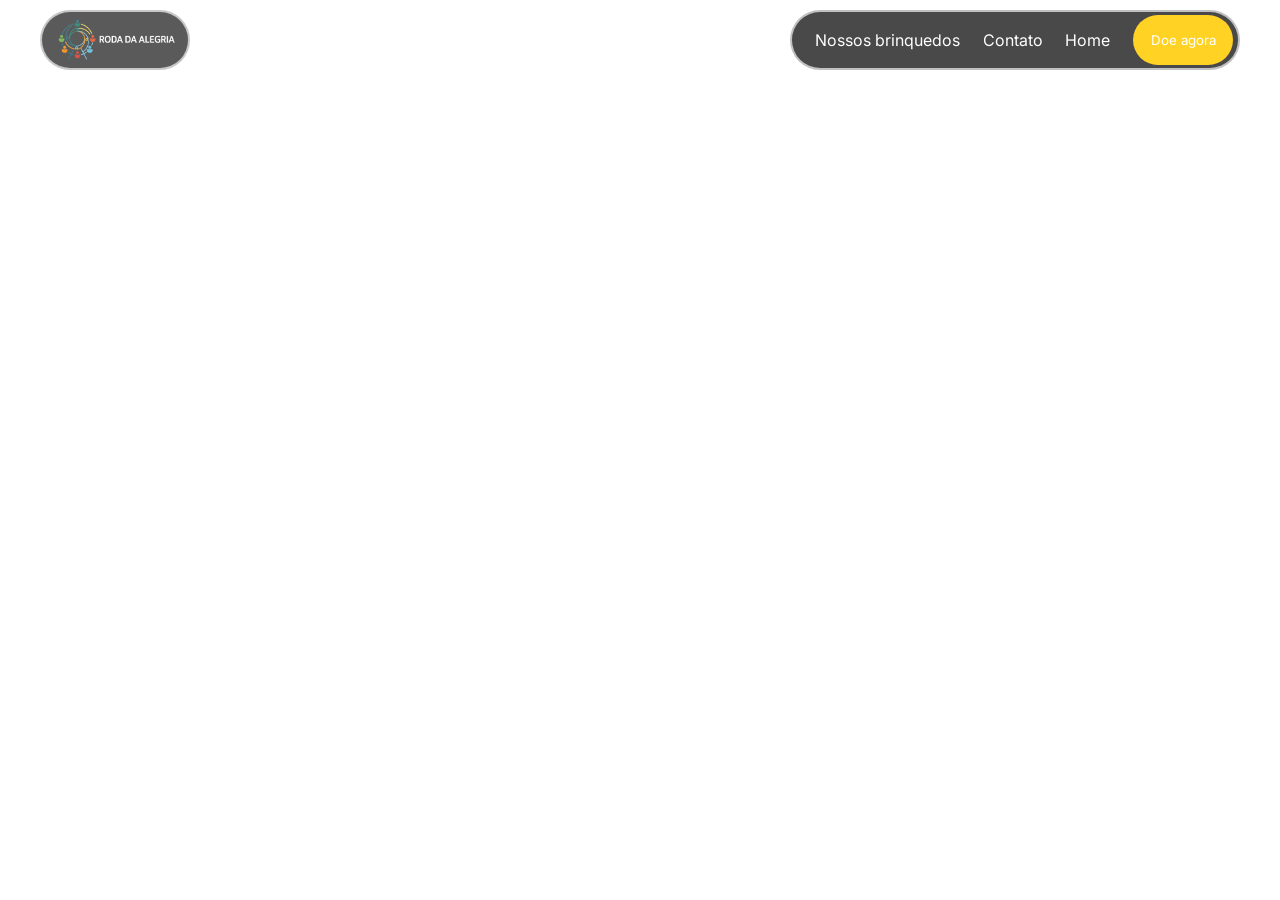
<file: wrgwgr.html>
<!DOCTYPE html>
<html lang="pt-br">

<head>
    <link rel="preconnect" href="https://fonts.googleapis.com">
    <link rel="preconnect" href="https://fonts.gstatic.com" crossorigin>
    <link
        href="https://fonts.googleapis.com/css2?family=Cormorant+Garamond:ital,wght@0,300..700;1,300..700&family=IBM+Plex+Mono:ital,wght@0,100;0,200;0,300;0,400;0,500;0,600;0,700;1,100;1,200;1,300;1,400;1,500;1,600;1,700&family=Inter:ital,opsz,wght@0,14..32,100..900;1,14..32,100..900&display=swap"
        rel="stylesheet">

    <meta charset="UTF-8">
    <meta name="viewport" content="width=device-width, initial-scale=1.0">
    <title>beEBETBAE</title>
</head>

<body>
    <header>
        <div class="headerContent">
            <div class="logo">
                <img src="img/logo.png" alt="" class="logoImg">


            </div>
            <div class="menu">
                <img src="img/Hamburguer.png" alt="">
            </div>
            <nav class="menuInfo">
                <img src="img/Fechar.png" alt="" class="close">
                <a href="./Catalogo.html">Nossos brinquedos</a>
                <a href="./Contato.html">Contato</a>
                <a href="./index.html">Home</a>
                <a href="./Doe.html"><button>Doe agora</button></a>
            </nav>
        </div>
    </header>


    <script>
        let btn = document.querySelector(".menu")
        let menu = document.querySelector(".menuInfo")
        let menuClose = document.querySelector(".close")


        btn.addEventListener("click",
            () => {
                menu.classList.add("itsOpen")
                btn.classList.add("a")
            }
        )

        menuClose.addEventListener("click",
            () => {
                menu.classList.remove("itsOpen")
                btn.classList.remove("a")
            }
        )


    </script>
    <style>
        * {
            margin: 0;
            padding: 0;
            box-sizing: border-box;
            font-family: "Inter", sans-serif;
        }




        a {
            text-decoration: none;


        }


        .container {
            max-width: 1280px;
            margin: auto;
        }


        /* Header */
        header {
            z-index: 100;
            position: fixed;
            display: flex;
            justify-content: space-between;
            width: 100%;


            .headerContent {
                width: 100%;
                display: flex;
                justify-content: space-between;
                max-width: 1200px;
                margin: auto;
                margin-top: 10px;


                @media(max-width: 1200px) {
                    margin: 10px 20px;
                }
            }


            .logo {
                width: 150px;
                height: 60px;
                background-color: #212121bd;
                border-radius: 40px;
                display: flex;
                justify-content: center;
                align-items: center;
                border: 2px #f0f0f0b8 solid;


                .logoImg {
                    width: 90%;
                }
            }


            nav {
                background-color: #212121d0;
                border-radius: 40px;
                display: flex;
                justify-content: space-evenly;
                align-items: center;
                border: 2px #f0f0f0b8 solid;
                width: 450px;
                height: 60px;


                button {
                    background-color: #FFD223;
                    height: 50px;
                    width: 100px;
                    border-radius: 50px;
                    color: white;
                    border: none;
                    margin-right: -18px;


                    &:hover {
                        background-color: #CAA61B;
                    }
                }


                a {
                    color: white;


                    &:hover {
                        color: #FFD223;
                    }
                }
            }


            .menu {
                display: none;
            }


            .close {
                display: none;
            }


            @media(max-width: 700px) {
                .headerContent {
                    flex-direction: row-reverse;
                }


                nav {
                    position: fixed;
                    transform: translateX(-1000%);
                    top: 0;
                    left: 0;
                    width: 50%;
                    height: 100vh;
                    flex-direction: column;
                    border-radius: 0px;
                    align-items: center;
                    justify-content: flex-start;
                    gap: 50px;
                    padding: 70px 20px;


                    img {
                        width: 30px;
                    }


                    a {
                        font-size: 26px;
                        text-align: center;
                    }


                    button {
                        margin-left: -20px;
                        width: 190px;
                        font-size: 20px;
                    }
                }


                .menu {
                    display: block;
                    width: 60px;
                    height: 60px;
                    margin-right: 20px;
                    padding: 10px;
                    background-color: #212121bd;
                    border-radius: 40px;
                    display: flex;
                    justify-content: center;
                    align-items: center;
                    border: 2px #f0f0f0b8 solid;


                    img {
                        width: 30px;
                        height: 25px;
                    }
                }


                .close {
                    display: block;
                    width: 20px;
                    height: 20px;
                    position: absolute;
                    right: 10px;
                    top: 10px;
                }
            }
        }


        .itsOpen {
            transform: translateX(0);
        }


        .a {
            transform: translateX(-100px);
        }
    </style>
</body>

</html>
</file>
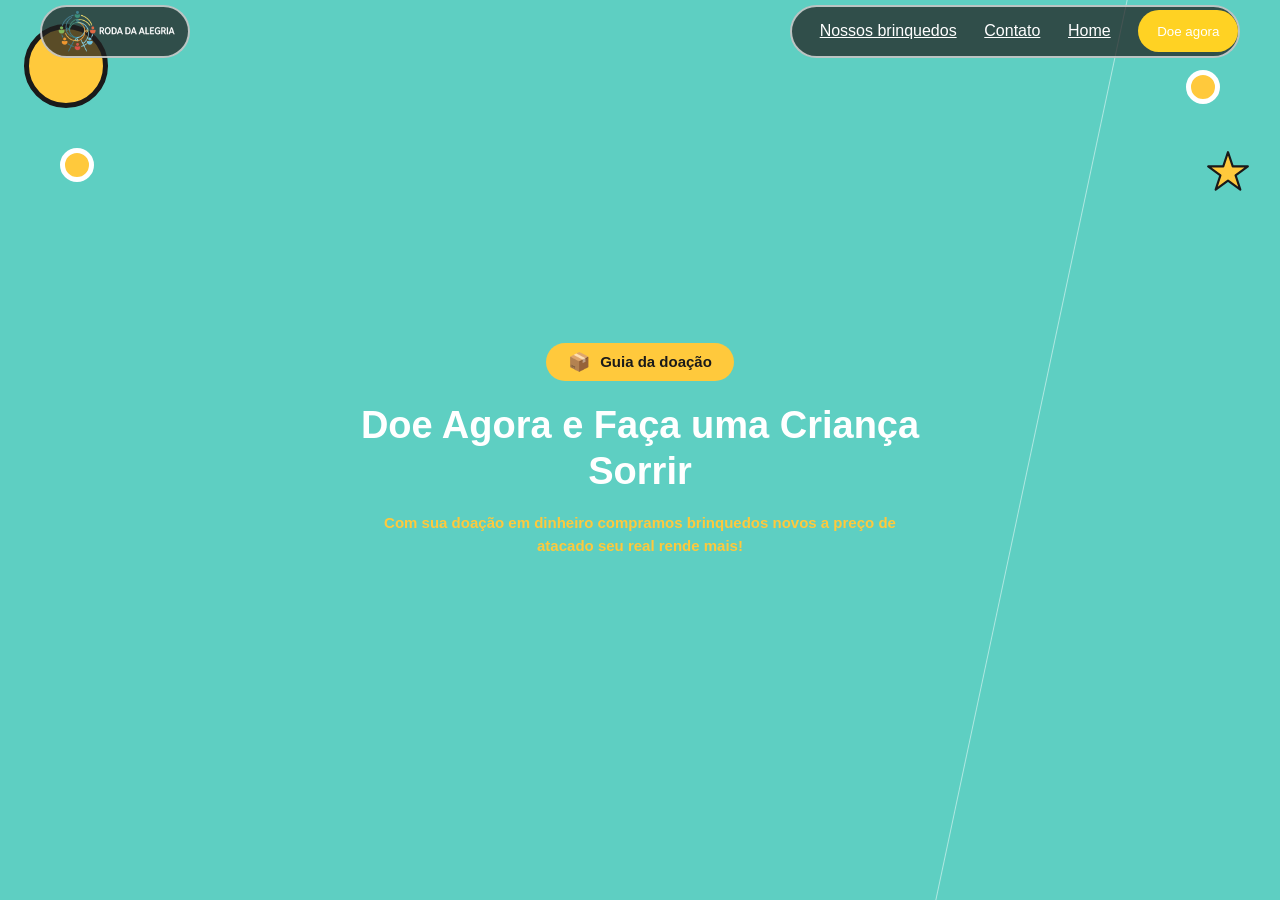
<file: files (4)/banner-doacao.html>
<!DOCTYPE html>
<html lang="pt-BR">
<head>
<meta charset="UTF-8">
<title>Banner Doação</title>
<link rel="stylesheet" href="style.css">
</head>
<header>
        <div class="headerContent">
            <div class="logo">
                <img src="logo (1).png" alt="" class="logoImg">


            </div>
            <nav>
                <a href="Catalogo.html">Nossos brinquedos</a>
                <a href="Contato.html">Contato</a>
                <a href="Home.html">Home</a>
                <a href="Doe.html"><button>Doe agora</button></a>
            </nav>
        </div>
    </header>

<body>

  <div class="banner">
    <div class="decor big-yellow"></div>
    <div class="decor small-yellow-left"></div>
    <div class="decor small-yellow-right"></div>

    <svg class="star" viewBox="0 0 51 48" xmlns="http://www.w3.org/2000/svg">
      <polygon points="25.5,1 31,17.5 48.5,17.5 34.3,28 39.8,44.5 25.5,34 11.2,44.5 16.7,28 2.5,17.5 20,17.5"
        fill="#ffc93c" stroke="#1a1a1a" stroke-width="2.5" stroke-linejoin="round"/>
    </svg>

    <div class="content">
      <div class="badge">
        <span class="box">📦</span>
        <span>Guia da doação</span>
      </div>
      <h1>Doe Agora e Faça uma Criança Sorrir</h1>
      <p class="sub">Com sua doação em dinheiro compramos brinquedos novos a preço de atacado seu real rende mais!</p>
    </div>
  </div>

</body>
</html>
</file>
<file: home.css>
/* Geral */
* {
    margin: 0;
    padding: 0;
    box-sizing: border-box;
    font-family: "Inter", sans-serif;
}


a {
    text-decoration: none;

}

.container {
    max-width: 1280px;
    margin: auto;
}

/* Header */
header {
    z-index: 100;
    position: fixed;
    display: flex;
    justify-content: space-between;
    width: 100%;

    .headerContent {
        width: 100%;
        display: flex;
        justify-content: space-between;
        max-width: 1200px;
        margin: auto;
        margin-top: 10px;

        @media(max-width: 1200px) {
            margin: 10px 20px;
        }
    }

    .logo {
        width: 150px;
        height: 60px;
        background-color: #212121bd;
        border-radius: 40px;
        display: flex;
        justify-content: center;
        align-items: center;
        border: 2px #f0f0f0b8 solid;

        .logoImg {
            width: 90%;
        }
    }

    nav {
        background-color: #212121d0;
        border-radius: 40px;
        display: flex;
        justify-content: space-evenly;
        align-items: center;
        border: 2px #f0f0f0b8 solid;
        width: 450px;
        height: 60px;

        button {
            background-color: #FFD223;
            height: 50px;
            width: 100px;
            border-radius: 50px;
            color: white;
            border: none;
            margin-right: -18px;

            &:hover {
                background-color: #CAA61B;
            }
        }

        a {
            color: white;

            &:hover {
                color: #FFD223;
            }
        }
    }

    .menu {
        display: none;
    }

    .close {
        display: none;
    }

    @media(max-width: 700px) {
        .headerContent {
            flex-direction: row-reverse;
        }

        nav {
            position: fixed;
            transform: translateX(-1000%);
            top: 0;
            left: 0;
            width: 50%;
            height: 100vh;
            flex-direction: column;
            border-radius: 0px;
            align-items: center;
            justify-content: flex-start;
            gap: 50px;
            padding: 70px 20px;

            img {
                width: 30px;
            }

            a {
                font-size: 26px;
                text-align: center;
            }

            button {
                margin-left: -20px;
                width: 190px;
                font-size: 20px;
            }
        }

        .menu {
            display: block;
            width: 60px;
            height: 60px;
            margin-right: 20px;
            padding: 10px;
            background-color: #212121bd;
            border-radius: 40px;
            display: flex;
            justify-content: center;
            align-items: center;
            border: 2px #f0f0f0b8 solid;

            img {
                width: 30px;
                height: 25px;
            }
        }

        .close {
            display: block;
            width: 20px;
            height: 20px;
            position: absolute;
            right: 10px;
            top: 10px;
        }
    }
}

.itsOpen {
    transform: translateX(0);
}

.a {
    transform: translateX(-100px);
}

/* Hero */

.hero {
    display: flex;
    justify-content: center;
    align-items: flex-start;
    flex-direction: column;
    width: 100%;
    height: 80vh;
    background-repeat: no-repeat;
    background-size: cover;

    .heroTxt {
        display: flex;
        flex-direction: column;
        gap: 20px;
        margin-left: 6.5%;

        h1 {
            color: white;
            font-size: 36px;
            width: 50%;
        }

        p {
            color: white;
            font-size: 24px;
            width: 45%;
        }
    }

    @media(max-width: 720px) {
        align-items: center;

        .heroTxt {
            display: flex;
            flex-direction: column;
            gap: 20px;
            margin-left: 6.5%;

            h1 {
                color: white;
                font-size: 32px;
                width: 65%;
            }

            p {
                color: white;
                font-size: 20px;
                width: 60%;
            }
        }

    }
}

.posHero {
    width: 100%;
    display: flex;
    justify-content: space-evenly;
    background-color: #43CEC7;
    border-bottom: 25px solid #FFD223;
    margin-bottom: 50px;

    .posHeroContent {
        width: 100%;
        display: flex;
        flex-direction: row;
        justify-content: space-evenly;
        align-items: center;
        padding: 30px 0;


        h1 {
            color: white;
            font-size: 36px;
        }

        button {
            background-color: #FFD223;
            height: 70px;
            width: 20%;
            border-radius: 50px;
            color: white;
            border: none;
            font-size: 24px;

            &:hover {
                background-color: #CAA61B;
            }
        }
    }

    @media(max-width: 850px) {
        .posHeroContent {
            flex-direction: column;
            gap: 25px;

            button {
                width: 80%;
                font-size: 24px;
            }
        }
    }

    @media(max-width: 600px) {
        .posHeroContent {

            h1 {
                font-size: 30px;
            }
        }
    }

    @media(max-width: 500px) {
        .posHeroContent {

            h1 {
                font-size: 26px;
            }
        }
    }
}

/* Sobre nós */

.sobreNos {
    display: flex;
    justify-content: center;
    flex-direction: column;
    text-align: center;
    gap: 35px;
    padding: 0px 20px;

    h2 {
        font-size: 40px;
    }

    h3 {
        font-size: 25px;
        color: #FFD223;
    }

    p {
        font-size: 20px;
        color: #000;
    }
}

/* Cards */

.cards {
    width: 100%;
    margin-top: 50px;
    display: grid;
    grid-template-columns: 1fr 1fr 1fr 1fr;
    gap: 30px;
    margin-bottom: 100px;
    flex-wrap: wrap;
    padding: 0px 20px;

    @media(max-width: 1200px) {
        grid-template-columns: 1fr 1fr;

    }

    @media(max-width: 650px) {
        grid-template-columns: 1fr;

    }

}

.card {
    border-radius: 10px;
    padding: 30px;
    display: flex;
    align-items: center;
    flex-direction: column;
    gap: 20px;

    p {
        color: #000;
        width: 80%;
    }

    &:hover {
        transition: 0.3s;
        box-shadow: rgba(0, 0, 0, 0.35) 0px 5px 15px;
    }
}

.cardTop {
    position: relative;
    width: 100%;
    display: flex;
    align-items: center;
    justify-content: center;

    img {
        position: absolute;
        top: 0;
        left: 0;
        height: 30px;
    }
}

/* Evento seção */

.eventFundo {
    position: relative;
    background-image: url("img/fundoEvento.png");
    width: 100%;
    height: 700px;
    background-repeat: no-repeat;
    background-size: cover;
    padding: 20px;
    margin-bottom: 70px;
}

.event {
    width: 100%;
    height: 100%;
    display: flex;
    align-items: center;
    justify-content: center;


}

.eventContent {
    color: white;
    width: 50%;
    height: 90%;
    display: flex;
    flex-direction: column;
    justify-content: flex-start;
    align-items: flex-start;
    gap: 20px;

    h1 {
        font-size: 54px;
        font-weight: 900;
        margin-bottom: 110px;
    }

    img {
        height: 70px;
        position: absolute;
        top: 120px;
        left: 15%;
    }

    .info {
        display: flex;
        align-items: center;
        gap: 20px;
        margin-bottom: 40px;

        h2 {
            font-size: 30px;
            font-weight: 800;
        }

        img {
            height: 45px;
            position: relative;
            top: 0;
            left: 0;
        }
    }

    #participar {
        background-color: #FFD223;
        height: 50px;
        width: 300px;
        border-radius: 50px;
        color: white;
        border: none;
        margin-bottom: 50px;
        font-size: 20px;
        font-weight: 700;

        &:hover {
            background-color: #CAA61B;
        }
    }

    .partQtd {
        display: flex;
        width: 90%;
        flex-direction: column;
        align-items: flex-end;
    }

    .branco {
        height: 10px;
        width: 100%;
        background-color: white;
        border-radius: 100px;
        margin-bottom: 15px;
    }

    #amarelo {
        height: 10px;
        width: 45%;
        background-color: #FFD223;
        border-radius: 100px;
    }

    #PartNumber {
        font-size: 24px;
    }
}

.map {
    width: 50%;
    height: 90%;
    display: flex;
    align-items: center;
    justify-content: center;

    iframe {
        width: 100%;
        height: 100%;
        border-radius: 10px;
    }
}

@media(max-width: 1150px) {
    .event {
        flex-direction: column;
        align-items: center;
    }

    .eventFundo {
        height: 1000px;
    }

    .eventContent {
        width: 100%;

        h1 {
            text-align: center;
            font-size: 54px;
            font-weight: 900;
            margin-bottom: 110px;
            width: 100%;
        }

        img {
            height: 70px;
            position: absolute;
            top: 90px;
            left: 40%;
        }

        .jbk {
            height: auto;
            width: 40%;
        }
    }

    .map {
        margin-top: 20px;
        width: 100%;
    }
}

@media(max-width: 700px) {
    .eventContent {
        h1 {
            font-size: 50px;
        }

        img {
            top: 70px;
            height: 60px;
            left: 40%;
        }
    }
}

@media(max-width: 700px) {
    .eventContent {
        h1 {
            font-size: 40px;
        }

        .jbk {
            height: auto;
            width: 50%;
        }
    }
}

/* Depoimentos */

.depoimento {
    display: flex;
    flex-direction: column;
    gap: 70px;

    h1 {
        font-size: 50px;
        text-align: center;
    }
}

.depoLine {
    display: flex;
    flex-direction: row;

    img {
        width: 50%;
    }

    p {
        font-size: 24px;
        padding: 3%;
        color: #292929;
        font-weight: 200;
    }

    span {
        color: #000;
        font-weight: 400;
    }
}

@media(max-width: 1060px) {
    .depoimento {
        padding: 0px 40px;
    }

    .depoLine {
        flex-direction: column;

        img {
            width: 101%;
        }

        p {
            font-size: 24px;
        }
    }

    .b {
        flex-direction: column-reverse;
    }
}

@media(max-width: 600px) {
    .depoimento {
        padding: 0px;
    }

    .depoLine {
        flex-direction: column;

        img {
            width: 101%;
        }

        p {
            font-size: 20px;
            padding: 10px 20px;
        }
    }
}


/* Footer  */
footer {
    background-color: #262626;
    color: #d1d1d1;
    font-family: Arial, sans-serif;
    margin-top: 60px;

}


.footer-container {
    max-width: 1100px;
    margin: 0 auto;
    padding: 50px 20px 30px;
    display: flex;
    justify-content: space-between;
    gap: 40px;
}


.footer-col {
    flex: 1;
}


.footer-col h3 {
    color: #ffffff;
    font-size: 1.1rem;
    font-weight: 600;
    margin-bottom: 20px;
}


.footer-col p {
    font-size: 0.85rem;
    line-height: 1.5;
    color: #cccccc;
    margin-bottom: 12px;
}


.footer-col ul {
    list-style: none;
    padding: 0;
}


.footer-col ul li {
    margin-bottom: 10px;
}


.footer-col ul li a {
    color: #cccccc;
    text-decoration: none;
    font-size: 0.85rem;
}


.footer-col ul li a:hover {
    color: #ffe607;
}




.social-icons {
    display: flex;
    gap: 12px;
    margin-top: 20px;
}


.social-icons a {
    display: flex;
    align-items: center;
    justify-content: center;
    width: 32px;
    height: 32px;
    background-color: #ffffff;
    border-radius: 6px;
    color: #262626;
    text-decoration: none;

    &:hover {
        background-color: #c5c5c5;
    }
}


.social-icons svg {
    width: 18px;
    height: 18px;
}




.footer-bottom {
    background-color: #1e1e1e;
    text-align: center;
    padding: 20px;
    border-top: 1px solid #333333;
}


.footer-bottom p {
    font-size: 0.85rem;
    color: #ffffff;
    margin: 0;
}




@media (max-width: 768px) {
    .footer-container {
        flex-direction: column;
        gap: 30px;
    }
}

@media (max-width: 600px) {
    .footer-container {
        padding: 40px 20px 20px;
    }


    .footer-col h3 {
        font-size: 1rem;
    }
}
</file>
<file: contato.css>
* {
    margin: 0;
    padding: 0;
    box-sizing: border-box;
}

body {
    font-family: Arial, Helvetica, sans-serif;

    background-color: #3fc9c1;
    background-image: url("img/image-removebg-preview 2 (1).png");
    background-size: cover;
    background-attachment: fixed;

    color: #1f2430;
}

a {
    text-decoration: none;


}


.container {
    max-width: 1280px;
    margin: auto;
}


/* Header */
header {
    z-index: 100;
    position: fixed;
    display: flex;
    justify-content: space-between;
    width: 100%;


    .headerContent {
        width: 100%;
        display: flex;
        justify-content: space-between;
        max-width: 1200px;
        margin: auto;
        margin-top: 10px;


        @media(max-width: 1200px) {
            margin: 10px 20px;
        }
    }


    .logo {
        width: 150px;
        height: 60px;
        background-color: #212121bd;
        border-radius: 40px;
        display: flex;
        justify-content: center;
        align-items: center;
        border: 2px #f0f0f0b8 solid;


        .logoImg {
            width: 90%;
        }
    }


    nav {
        background-color: #212121d0;
        border-radius: 40px;
        display: flex;
        justify-content: space-evenly;
        align-items: center;
        border: 2px #f0f0f0b8 solid;
        width: 450px;
        height: 60px;


        button {
            background-color: #FFD223;
            height: 50px;
            width: 100px;
            border-radius: 50px;
            color: white;
            border: none;
            margin-right: -18px;


            &:hover {
                background-color: #CAA61B;
            }
        }


        a {
            color: white;
            font-family: "Inter", sans-serif;

            &:hover {
                color: #FFD223;
            }
        }
    }


    .menu {
        display: none;
    }


    .close {
        display: none;
    }


    @media(max-width: 700px) {
        .headerContent {
            flex-direction: row-reverse;
        }


        nav {
            position: fixed;
            transform: translateX(-1000%);
            top: 0;
            left: 0;
            width: 50%;
            height: 100vh;
            flex-direction: column;
            border-radius: 0px;
            align-items: center;
            justify-content: flex-start;
            gap: 50px;
            padding: 70px 20px;


            img {
                width: 30px;
            }


            a {
                font-size: 26px;
                text-align: center;
            }


            button {
                margin-left: -20px;
                width: 190px;
                font-size: 20px;
            }
        }


        .menu {
            display: block;
            width: 60px;
            height: 60px;
            margin-right: 20px;
            padding: 10px;
            background-color: #212121bd;
            border-radius: 40px;
            display: flex;
            justify-content: center;
            align-items: center;
            border: 2px #f0f0f0b8 solid;


            img {
                width: 30px;
                height: 25px;
            }
        }


        .close {
            display: block;
            width: 20px;
            height: 20px;
            position: absolute;
            right: 10px;
            top: 10px;
        }
    }
}


.itsOpen {
    transform: translateX(0);
}


.a {
    transform: translateX(-100px);
}





main {
    padding-top: 99px;
    padding-bottom: 68px;
}

 .card{
    position:relative;
    background-color: #fff;
    width: 100%;
    max-width: 900px;
    border-radius: 28px;
    padding: 48px 46px 100px;
    overflow:hidden;
    margin-top: 80px;
    margin-left: 300px;

    @media (max-width:550px) {
        margin: 0;
        margin-right: auto;
        max-width: 400px;
        margin-left: 15px;
        margin-top: 20px;
         img{
            background-image: none;
            display: none;
         }
    }


    
    
  }

  h1.title{
    text-align:center;
    font-size: 26px;
    font-weight: 700;
    color: var(--text-dark);
    margin: 0 0 32px;
  }

  .formulario-card{
    display:grid;
    grid-template-columns: 1fr 240px;
    gap: 30px;
    align-items:start;

    img{
        position: absolute;
        top: -10px;     
        right: -40px;
        width: 370px;     
        z-index: 2; 
        


       
  }

   @media(max-width:650px) {
          display: flex;
          align-items: center;
          justify-content: center;
        }
}

  form{
    display:flex;
    flex-direction:column;
    gap: 30px;
    grid-column: 1;
    padding: 20px 20px 30px;

    
  }

  .formulario{
    width:100%;
    width: 300px;
    height: 40px;
    background: #ececec;
    border:none;
    border-radius: 10px;
    padding: 16px 18px;
    font-size: 14px;
    color: #8a8a8a;
    font-family: inherit;

    @media (max-width: 1000px) {
      padding: 14px 14px;
    }  
  }

  textarea.formulario{
    resize:none;
    min-height: 60px;
    width: 100%;
    width: 700px;
    margin-top: 20px;

    @media (max-width: 550px) {
        width: 300px;
    }
  }

  .illustration{
    grid-column: 2;
    display:flex;
    align-items:center;
    justify-content:center;
    padding-top: 6px;
  }

  .ilustracao svg{
    width: 100%;
    height: auto;
    max-width: 230px;
  }

  .btn-enviar{
    margin-top: 15px;
    width:100%;
    background-color: #FFD223;
    border:none;
    border-radius: 10px;
    padding: 16px;
    font-size: 15px;
    font-weight: 600;
    color: #1f2430;
    cursor:pointer;
    

    @media (max-width: 550px) {
        padding: 10px;
    }

    &:hover{
      background-color: #EBBB00;
    }
    
  }


 h2.subtitulo{
    text-align:center;
    font-size: 20px;
    font-weight: 700;
    color: #000;
    margin: 36px 0 20px;
    margin-top: 40px;
  }

  .contato-formulario{
    background: #f4f4f4;
    margin: 0;
    padding: 20px 10px 10px;
    display:flex;
    justify-content:space-between;
    gap: 20px;
    flex-wrap: wrap;
    margin-top: 20px;
    border-radius: 12px;

    @media(max-width:650px) {
      
    }
    
  }

  .contato-item{
    display:flex;
    gap: 12px;
    align-items:flex-start;
    flex: 1 1 180px;
    min-width: 160px;
    

    @media (max-width:1200px){
        display: grid;
        flex-direction: column;
        grid-template-columns: 1fr 1fr 1fr;
    }
  }

  .contato-item svg{
    flex-shrink:0;
    margin-top: 2px;
    width: 18px;
    height: 18px;
    color: #1f2430;
  }

  .contato-item .label{
    font-weight: 700;
    font-size: 14px;
    color: #1f2430;
    margin: 0 0 4px;

    @media (max-width:550px) {
      margin-left: -70px;
    }
  }

  .contato-item .value{
    font-size: 13px;
    color: #444;
    line-height: 1.5;
    margin:0;

    @media (max-width: 750px) {
      margin-left: -70px;
    }
  }



footer {
  background-color: #262626;
  color: #d1d1d1;
  font-family: Arial, sans-serif;
  margin-top: 60px;
  
}

.footer-container {
  max-width: 1100px;
  margin: 0 auto;
  padding: 50px 20px 30px;
  display: flex;
  justify-content: space-between;
  gap: 40px;
}

.footer-col {
  flex: 1;
}

.footer-col h3 {
  color: #ffffff;
  font-size: 1.1rem;
  font-weight: 600;
  margin-bottom: 20px;
}

.footer-col p {
  font-size: 0.85rem;
  line-height: 1.5;
  color: #cccccc;
  margin-bottom: 12px;
}

.footer-col ul {
  list-style: none;
  padding: 0;
}

.footer-col ul li {
  margin-bottom: 10px;
}

.footer-col ul li a {
  color: #cccccc;
  text-decoration: none;
  font-size: 0.85rem;
}

.footer-col ul li a:hover {
  color: #ffe607;
}


.social-icons {
  display: flex;
  gap: 12px;
  margin-top: 20px;
}

.social-icons a {
  display: flex;
  align-items: center;
  justify-content: center;
  width: 32px;
  height: 32px;
  background-color: #ffffff;
  border-radius: 6px;
  color: #262626;
  text-decoration: none;

  &:hover{
    background-color: #c5c5c5;
  }
}

.social-icons svg {
  width: 18px;
  height: 18px;

}


.footer-bottom {
  background-color: #1e1e1e;
  text-align: center;
  padding: 20px;
  border-top: 1px solid #333333;
}

.footer-bottom p {
  font-size: 0.85rem;
  color: #ffffff;
  margin: 0;
}


@media (max-width: 768px) {
  .footer-container {
    flex-direction: column;
    gap: 30px;
  }
}


.card-encontrado {
  border: 3px solid #ffcc00;
  box-shadow: 0 0 25px rgba(255, 204, 0, 0.8);
  transform: scale(1.03);
  transition: 0.3s ease;
}


.hero-image img {
  max-width: 420px;
  width: 100%;
  height: auto;
}


@media (max-width: 900px) {

  .hero {
    padding: 40px 30px;
  }

  .hero-container {
    flex-direction: column;
    text-align: center;
    gap: 30px;
  }

  .hero-content {
    max-width: 100%;
  }

  .hero-content h1 {
    font-size: 2.4rem;
  }

  .hero-buttons {
    justify-content: center;
  }

  .star-yellow {
    right: 30px;
  }
}


@media (max-width: 600px) {

  nav {
    flex-wrap: wrap;
    justify-content: center;
    gap: 10px;
    padding: 8px 15px;
  }

  nav a {
    font-size: 0.8rem;
  }

  .hero {
    padding: 30px 20px;
    min-height: auto;
  }

  
  .circle-yellow {
    width: 45px;
    height: 45px;
    top: 12px;
    left: 12px;
  }

  .square-outline {
    width: 28px;
    height: 28px;
    bottom: 12px;
    left: 20px;
  }

  .star-yellow {
    width: 32px;
    height: 32px;
    top: 12px;
    right: 12px;
  }

  .yellow-tag {
    width: 120px;
    height: 18px;
    margin: 0 auto 15px;
  }

  .hero-content h1 {
    font-size: 1.9rem;
  }

  .hero-content p {
    font-size: 0.85rem;
  }

  .hero-buttons {
    flex-direction: column;
    width: 100%;
  }

  .btn {
    width: 100%;
  }

  .campaign-section {
    margin: 40px auto;
    padding: 0 15px;
  }

  .goal-header {
    flex-direction: column;
    align-items: flex-start;
    gap: 6px;
  }

  .catalog-controls {
    padding: 0 5px;
  }

  .search-box {
    max-width: 100%;
  }

  .footer-container {
    padding: 40px 20px 20px;
  }

  .footer-col h3 {
    font-size: 1rem;
  }
}


@media (max-width: 380px) {

  .circle-yellow,
  .square-outline {
    display: none;
  }

  .star-yellow {
    width: 26px;
    height: 26px;
  }

  .hero-content h1 {
    font-size: 1.6rem;
  }

  .logo-container {
    font-size: 0.85rem;
    padding: 6px 14px;
  }

  .stat-card .number {
    font-size: 1.8rem;
  }
}
</file>
<file: DoardInheiro.css>
:root {
    --branco: #e20c0c;
    --amarelo: #FFD223;
    --amarelo-escuro: #CAA61B;
    --escuro: #212121;
    --turquesa: #66CFCA;
    --azul: #3c7471;
}


* {
    margin: 0;
    padding: 0;
    box-sizing: border-box;
    font-family: "Inter", sans-serif;
}

.container {
    max-width: 1280px;
    margin: auto;
}


header {
    z-index: 999;
    position: fixed;
    top: 0;
    left: 0;
    display: flex;
    justify-content: space-between;
    width: 100%;

    a {
        text-decoration: none;
    }

    .headerContent {
        width: 100%;
        display: flex;
        justify-content: space-between;
        max-width: 1200px;
        margin: auto;
        margin-top: 10px;

        @media(max-width: 1200px) {
            margin: 10px 20px;
        }
    }

    .logo {
        width: 150px;
        height: 60px;
        background-color: #212121bd;
        border-radius: 40px;
        display: flex;
        justify-content: center;
        align-items: center;
        border: 2px #f0f0f0b8 solid;

        .logoImg {
            width: 90%;
        }
    }

    nav {
        background-color: #212121d0;
        border-radius: 40px;
        display: flex;
        justify-content: space-evenly;
        align-items: center;
        border: 2px #f0f0f0b8 solid;
        width: 450px;
        height: 60px;

        button {
            background-color: #FFD223;
            height: 50px;
            width: 100px;
            border-radius: 50px;
            color: white;
            border: none;
            margin-right: -18px;

            &:hover {
                background-color: #CAA61B;
            }
        }

        a {
            color: white;

            &:hover {
                color: #FFD223;
            }
        }
    }

    .menu {
        display: none;
    }

    .close {
        display: none;
    }

    @media(max-width: 700px) {
        .headerContent {
            flex-direction: row-reverse;
        }

        nav {
            position: fixed;
            transform: translateX(-1000%);
            top: 0;
            left: 0;
            width: 50%;
            height: 100vh;
            flex-direction: column;
            border-radius: 0px;
            align-items: center;
            justify-content: flex-start;
            gap: 50px;
            padding: 70px 20px;

            img {
                width: 30px;
            }

            a {
                font-size: 26px;
                text-align: center;
            }

            button {
                margin-left: -20px;
                width: 190px;
                font-size: 20px;
            }
        }

        .menu {
            display: block;
            width: 60px;
            height: 60px;
            margin-right: 20px;
            padding: 10px;
            background-color: #212121bd;
            border-radius: 40px;
            display: flex;
            justify-content: center;
            align-items: center;
            border: 2px #f0f0f0b8 solid;

            img {
                width: 30px;
                height: 25px;
            }
        }

        .close {
            display: block;
            width: 20px;
            height: 20px;
            position: absolute;
            right: 10px;
            top: 10px;
        }
    }
}

.itsOpen {
    transform: translateX(0);
}

.a {
    transform: translateX(-100px);
}

.hero {
    min-height: 100vh;
    width: 100%;
    background-color: var(--turquesa);
    padding-top: calc(clamp(24px, 5vw, 64px) + 72px);
    padding-bottom: clamp(24px, 5vw, 64px);
    padding-left: max(clamp(24px, 5vw, 64px), calc((100% - 1200px) / 2 + clamp(24px, 5vw, 64px)));
    padding-right: max(clamp(24px, 5vw, 64px), calc((100% - 1200px) / 2 + clamp(24px, 5vw, 64px)));
    display: grid;
    grid-template-columns: 1.2fr 1fr;
    gap: clamp(24px, 4vw, 56px);
    align-items: center;
}

h1 {
    font-size: clamp(2.4rem, 5.2vw, 4.2rem);
    line-height: 1.12;
    font-weight: 800;
    letter-spacing: -.02em;
}


.destaque {
    color: var(--amarelo);
    text-shadow: 2px 2px 0 var(--azul);
}

.estrela {
    font-size: .6em;
    margin-left: .2em;
    vertical-align: middle;
}

.descricao {
   
    margin-top: clamp(20px, 3vw, 32px);
    color: #fff;
    max-width: 34ch;
    font-size: clamp(1.05rem, 1.8vw, 1.35rem);
    line-height: 1.4;
    font-weight: 700;
}

.numeros {
    list-style: none;
    margin-top: clamp(24px, 3.5vw, 40px);
    display: flex;
    
    gap: 16px clamp(20px, 3vw, 40px);
}

.numeros li {
    display: flex;
    flex-direction: column;
    align-items: center;
    gap: 4px;
}

.numeros strong {
    color: #fff;
    font-size: 1.15rem;
    font-weight: 800;
}

.numeros span {
    font-size: .9rem;
    color: #fff;
    font-weight: 400;
}

.fotos {
    display: grid;
    grid-template-columns: minmax(0, 1fr) minmax(0, 1fr);
    grid-template-rows: minmax(0, 1fr) minmax(0, 1fr);
    gap: 12px;
    aspect-ratio: 1 / 1.05;
    min-width: 0;
    min-height: 0;
    overflow: hidden;
}

.foto {
    width: 100%;
    height: 100%;
    min-width: 0;
    min-height: 0;
    object-fit: cover;
    border-radius: 22px;
    display: block;
}

.foto.grande {
    grid-row: 1 / 3;
}


@media (max-width: 820px) {
    .hero {
        grid-template-columns: 1fr;
        padding-top: 150px;
    }

    .fotos {
        aspect-ratio: auto;
        height: 380px;
    }
}


.paginaDoe {
    min-height: 100vh;
    background: linear-gradient(160deg, #eafffd 0%, #d9f7f3 100%);
    color: var(--escuro);
}

.sr-only {
    position: absolute;
    width: 1px;
    height: 1px;
    overflow: hidden;
    clip: rect(0 0 0 0);
    white-space: nowrap;
}

.doe {
    max-width: 1200px;
    margin: 0 auto;
   
    padding: 110px clamp(20px, 4vw, 40px) 48px;
}

.doeGrid {
    display: grid;
    grid-template-columns: 1.15fr 1fr;
    gap: clamp(24px, 4vw, 48px);
    align-items: start;
}


.doeValor h1 {
    font-size: clamp(1.9rem, 3.4vw, 2.6rem);
    font-weight: 800;
    letter-spacing: -.02em;
    line-height: 1.1;
}

.subtitulo {
    margin-top: 6px;
    color: #8a9a9a;
    font-size: 1rem;
}

.chips {
    display: flex;
    flex-wrap: wrap;
    gap: 10px;
    margin-top: 18px;
}

.chip {
    padding: 8px 16px;
    background: #fff;
    border: 1px solid var(--escuro);
    border-radius: 10px;
    font-size: .8rem;
    font-weight: 500;
    cursor: pointer;
    transition: background .15s, border-color .15s;

    &:hover {
        background: #f0fffd;
    }

    &.ativo {
        background: var(--turquesa);
        border-color: var(--escuro);
    }
}

.campoValor {
    display: flex;
    align-items: center;
    gap: 10px;
    margin-top: 30px;
    padding: 6px 12px;
    background: linear-gradient(90deg, #f3ffff, #dff7f3);
    border: 1px solid var(--escuro);
    border-radius: 14px;
    height: 60px;

    &:focus-within {
        outline: 3px solid var(--turquesa);
        outline-offset: 2px;
    }

    .stepper {
        display: flex;
        flex-direction: column;
        gap: 4px;

        button {
            background: none;
            border: none;
            font-size: .7rem;
            line-height: 1;
            cursor: pointer;
            color: var(--escuro);
        }
    }

    input {
        flex: 1;
        min-width: 0;
        height: 100%;
        background: transparent;
        border: none;
        outline: none;
        font-size: 1.4rem;
        font-weight: 700;
        appearance: textfield;
        -moz-appearance: textfield;

        &::-webkit-outer-spin-button,
        &::-webkit-inner-spin-button {
            -webkit-appearance: none;
            margin: 0;
        }
    }
}

.doeValor h2 {
    margin-top: 40px;
    font-size: 1.30rem;
    font-weight: 600;
}

.pagamentos {
    display: grid;
    grid-template-columns: repeat(3, 1fr);
    gap: 12px;
    margin-top: 22px;
}

.pagamento {
    cursor: pointer;

    input {
        position: absolute;
        opacity: 0;
        pointer-events: none;
    }

    .cartao {
        display: flex;
        flex-direction: column;
        align-items: center;
        justify-content: flex-end;
        gap: 14px;
        height: 130px;
        padding: 16px 8px;
        background: #fff;
        border: 1px solid var(--escuro);
        border-radius: 14px;
        transition: box-shadow .15s, border-color .15s, background .15s;

        svg {
            width: 44px;
            height: 44px;
        }

        strong {
            font-size: .95rem;
        }
    }

    &:hover .cartao {
        background: #f7fffe;
    }

    input:checked + .cartao {
        border-color: #2aa198;
        background: #f0fffd;
        box-shadow: 0 0 0 3px var(--turquesa);
    }

    input:focus-visible + .cartao {
        outline: 3px solid var(--escuro);
        outline-offset: 2px;
    }
}

.btnDoarValor {
    display: block;
    width: 100%;
    margin-top: 22px;
    height: 50px;
    background: #66d0c9;
    color: var(--escuro);
    border: none;
    border-radius: 12px;
    font-size: 1rem;
    font-weight: 700;
    cursor: pointer;
    transition: background .15s, transform .1s;

    &:hover:not(:disabled) {
        background: #4fbdb5;
    }

    &:active:not(:disabled) {
        transform: translateY(1px);
    }

    &:disabled {
        opacity: .5;
        cursor: not-allowed;
    }
}

.preferencias {
    padding: 66px 22px 68px;
    background: rgba(255, 255, 255, .35);
    border: 1px solid #242424;
    border-radius: 32px;

    h2 {
        margin-left: 12px;
        font-size: 1.40rem;
        font-weight: 600;
    }
}

.lista {
    list-style: none;
    margin-top: 22px;
    display: flex;
    flex-direction: column;
    gap: 22px;
}

.pref {
    display: flex;
    align-items: center;
    gap: 12px;

    .icone {
        flex: none;
        display: grid;
        place-items: center;
        width: 34px;
        height: 34px;
        border-radius: 10px;
        font-size: 1.50rem;
    }

    .prefTexto {
        flex: 1;
        display: flex;
        flex-direction: column;
        gap: 2px;

        strong {
            font-size: .85rem;
            font-weight: 700;
        }

        small {
            font-size: .9rem;
            color: var(--texto);
        }
    }
}


.switch {
    flex: none;
    position: relative;
    cursor: pointer;

    input {
        position: absolute;
        opacity: 0;
        width: 100%;
        height: 100%;
        margin: 0;
        cursor: pointer;
    }

    .trilho {
        display: block;
        width: 58px;
        height: 26px;
        background: #d1d1d6;
        border-radius: 30px;
        transition: background .2s;

        &::after {
            content: "";
            position: absolute;
            top: 2px;
            left: 2px;
            width: 22px;
            height: 22px;
            background: #fff;
            border-radius: 50%;
            box-shadow: 0 1px 3px rgba(0, 0, 0, .25);
            transition: transform .2s;
        }
    }

    input:checked + .trilho {
        background: var(--cor);
    }

    input:checked + .trilho::after {
        transform: translateX(32px);
    }

    input:focus-visible + .trilho {
        outline: 3px solid var(--escuro);
        outline-offset: 2px;
    }
}

.garantia {
    margin-top: 16px;
    padding: 30px 28px;
    background: linear-gradient(135deg, #5FCFC0, #4bb8ae);
    border-radius: 24px;
    color: #fff;

    .garantiaTitulo {
        font-size: 1.08rem;
        font-weight: 600;
        margin-left: 4px;
    }

    .garantiaDestaque {
        margin: 12px 0 10px;
        font-size: 1.30rem;
        font-weight: 700;
        color: var(--amarelo);
        text-shadow: 1px 1px 0 rgba(33, 33, 33, .35);
    }

    .garantiaTexto {
        font-size: 1.03rem;
        opacity: .95;
        margin-left: 4px;
    }
}


@media (max-width: 900px) {
    .doeGrid {
        grid-template-columns: 1fr;
    }

    .doe {
        padding-top: 150px;
    }
}

@media (max-width: 480px) {
    .pagamentos {
        gap: 8px;
    }

    .pagamento .cartao {
        height: 112px;

        svg {
            width: 36px;
            height: 36px;
        }
    }

    .preferencias {
        padding: 28px 18px 22px;
    }
}


footer {
  background-color: #262626;
  color: #d1d1d1;
  font-family: Arial, sans-serif;
  margin-top: 60px;
}

.footer-container {
  max-width: 1100px;
  margin: 0 auto;
  padding: 50px 20px 30px;
  display: flex;
  justify-content: space-between;
  gap: 40px;
}

.footer-col {
  flex: 1;
}

.footer-col h3 {
  color: #ffffff;
  font-size: 1.1rem;
  font-weight: 600;
  margin-bottom: 20px;
}

.footer-col p {
  font-size: 0.85rem;
  line-height: 1.5;
  color: #cccccc;
  margin-bottom: 12px;
}

.footer-col ul {
  list-style: none;
  padding: 0;
}

.footer-col ul li {
  margin-bottom: 10px;
}

.footer-col ul li a {
  color: #cccccc;
  text-decoration: none;
  font-size: 0.85rem;
}

.footer-col ul li a:hover {
  color: #ffe607;
}


.social-icons {
  display: flex;
  gap: 12px;
  margin-top: 20px;
}

.social-icons a {
  display: flex;
  align-items: center;
  justify-content: center;
  width: 32px;
  height: 32px;
  background-color: #ffffff;
  border-radius: 6px;
  color: #262626;
  text-decoration: none;
}

.social-icons svg {
  width: 18px;
  height: 18px;
}


.footer-bottom {
  background-color: #1e1e1e;
  text-align: center;
  padding: 20px;
  border-top: 1px solid #333333;
}

.footer-bottom p {
  font-size: 0.85rem;
  color: #ffffff;
  margin: 0;
}


@media (max-width: 768px) {
  .footer-container {
    flex-direction: column;
    gap: 30px;
  }
}


.card-encontrado {
  border: 3px solid #ffcc00;
  box-shadow: 0 0 25px rgba(255, 204, 0, 0.8);
  transform: scale(1.03);
  transition: 0.3s ease;
}


.hero-image img {
  max-width: 420px;
  width: 100%;
  height: auto;
}


@media (max-width: 900px) {

  .hero {
    padding: 40px 30px;
  }

  .hero-container {
    flex-direction: column;
    text-align: center;
    gap: 30px;
  }

  .hero-content {
    max-width: 100%;
  }

  .hero-content h1 {
    font-size: 2.4rem;
  }

  .hero-buttons {
    justify-content: center;
  }

  .star-yellow {
    right: 30px;
  }
}


@media (max-width: 600px) {

  .hero {
    padding: 30px 20px;
    min-height: auto;
  }

  
  .circle-yellow {
    width: 45px;
    height: 45px;
    top: 12px;
    left: 12px;
  }

  .square-outline {
    width: 28px;
    height: 28px;
    bottom: 12px;
    left: 20px;
  }

  .star-yellow {
    width: 32px;
    height: 32px;
    top: 12px;
    right: 12px;
  }

  .yellow-tag {
    width: 120px;
    height: 18px;
    margin: 0 auto 15px;
  }

  .hero-content h1 {
    font-size: 1.9rem;
  }

  .hero-content p {
    font-size: 0.85rem;
  }

  .hero-buttons {
    flex-direction: column;
    width: 100%;
  }

  .btn {
    width: 100%;
  }

  .campaign-section {
    margin: 40px auto;
    padding: 0 15px;
  }

  .goal-header {
    flex-direction: column;
    align-items: flex-start;
    gap: 6px;
  }

  .catalog-controls {
    padding: 0 5px;
  }

  .search-box {
    max-width: 100%;
  }

  .footer-container {
    padding: 40px 20px 20px;
  }

  .footer-col h3 {
    font-size: 1rem;
  }
}


@media (max-width: 380px) {

  .circle-yellow,
  .square-outline {
    display: none;
  }

  .star-yellow {
    width: 26px;
    height: 26px;
  }

  .hero-content h1 {
    font-size: 1.6rem;
  }

  .logo-container {
    font-size: 0.85rem;
    padding: 6px 14px;
  }

  .stat-card .number {
    font-size: 1.8rem;
  }
}
    


.btnDoarValor.doado {
    background: #3fae9f;
    color: #ffffff;
    cursor: default;
}



.toastDoacao {
    position: fixed;
    left: 50%;
    bottom: 30px;
    z-index: 1100;
    transform: translate(-50%, 20px);
    max-width: 90vw;
    padding: 14px 24px;
    background: var(--escuro);
    color: #ffffff;
    font-size: .9rem;
    font-weight: 600;
    border-radius: 14px;
    box-shadow: 0 10px 30px rgba(0, 0, 0, .25);
    opacity: 0;
    pointer-events: none;
    transition: opacity .25s, transform .25s;
}

.toastDoacao.visivel {
    opacity: 1;
    transform: translate(-50%, 0);
}



@media (max-width: 450px) {
    
    .hero {
        padding-top: 170px;
    }

    .doe {
        padding-top: 170px;
    }

    .doeValor h1 {
        font-size: 1.7rem;
    }

    .numeros {
        gap: 12px 24px;
    }

    .pagamentos {
        grid-template-columns: 1fr;
    }

    .pagamento .cartao {
        flex-direction: row;
        justify-content: flex-start;
        height: auto;
        padding: 14px 18px;
        gap: 16px;
    }

    .pagamento .cartao svg {
        width: 32px;
        height: 32px;
    }

    .campoValor {
        height: 54px;
    }

    .campoValor input {
        font-size: 1.2rem;
    }

    .preferencias {
        padding: 24px 16px 20px;
    }

    .garantia {
        padding: 18px 20px;
    }

    .toastDoacao {
        font-size: .8rem;
        padding: 12px 18px;
        bottom: 16px;
    }
}



@media (min-width: 450px) and (max-width: 900px) {
    .hero {
        padding-top: 150px;
    }
}

.social-icons a {
  &:hover {
    background-color: #c5c5c5;
  }
}
</file>
<file: files (4)/style.css>
:root {
  --teal: #5ecfc2;
  --yellow: #ffc93c;
  --white: #ffffff;
  --ink: #1a1a1a;
}

* {
  margin: 0;
  padding: 0;
  box-sizing: border-box;
  font-family: "Inter", sans-serif;
}

html, body {
  height: 100%;
}



header {
    position: fixed;
    display: flex;
    justify-content: space-between;
    width: 100%;
    z-index: 11;


    .headerContent {
        width: 100%;
        display: flex;
        justify-content: space-between;
        max-width: 1200px;
        margin: auto;
        margin-top: 5px;
    }


    .logo {
        width: 150px;
        background-color: #212121bd;
        border-radius: 40px;
        display: flex;
        justify-content: center;
        align-items: center;
        border: 2px #f0f0f0b8 solid;


        .logoImg {
            width: 90%;
        }
    }


    nav {
        background-color: #212121bd;
        border-radius: 40px;
        display: flex;
        justify-content: space-evenly;
        align-items: center;
        border: 2px #f0f0f0b8 solid;
        width: 450px;


        button {
            background-color: #FFD223;
            height: 42px;
            width: 100px;
            border-radius: 50px;
            color: white;
            border: none;
            margin-right: -28px;
        }


        a {
            color: white;


            &:hover {
                color: #FFD223;
            }
        }
    }
}






.banner {
  position: relative;
  width: 100%;
  min-height: 100vh;
  margin: 0;
  background: var(--teal);
  overflow: hidden;
  display: flex;
  align-items: center;
  justify-content: center;
  text-align: center;
  padding: 40px 24px;
}


.banner::before {
  content: "";
  position: absolute;
  top: -20px;
  right: 22%;
  width: 1px;
  height: 140%;
  background: rgba(255, 255, 255, 0.5);
  transform: rotate(12deg);
}

.decor {
  position: absolute;
  border-radius: 50%;
}

.decor.big-yellow {
  top: 24px;
  left: 24px;
  width: 84px;
  height: 84px;
  background: var(--yellow);
  border: 5px solid var(--ink);
}

.decor.small-yellow-left {
  top: 148px;
  left: 60px;
  width: 34px;
  height: 34px;
  background: var(--yellow);
  border: 5px solid var(--white);
}

.decor.small-yellow-right {
  top: 70px;
  right: 60px;
  width: 34px;
  height: 34px;
  background: var(--yellow);
  border: 5px solid var(--white);
}

.star {
  position: absolute;
  top: 150px;
  right: 30px;
  width: 44px;
  height: 44px;
}

.content {
  position: relative;
  z-index: 2;
  max-width: 560px;
}

.badge {
  display: inline-flex;
  align-items: center;
  gap: 10px;
  background: var(--yellow);
  color: var(--ink);
  font-weight: 700;
  font-size: 15px;
  padding: 10px 22px;
  border-radius: 999px;
  margin-bottom: 22px;
}

.badge .box {
  font-size: 18px;
  line-height: 1;
}

h1 {
  color: var(--white);
  font-size: 38px;
  line-height: 1.2;
  font-weight: 800;
  margin: 0 0 18px;
}

p.sub {
  color: var(--yellow);
  font-weight: 700;
  font-size: 15px;
  margin: 0;
  line-height: 1.5;
}

@media (max-width: 640px) {
  .banner {
    min-height: 300px;
    padding: 32px 16px;
  }
  h1 {
    font-size: 28px;
  }
  p.sub {
    font-size: 13px;
  }
  .decor.big-yellow {
    width: 64px;
    height: 64px;
  }
}
</file>
